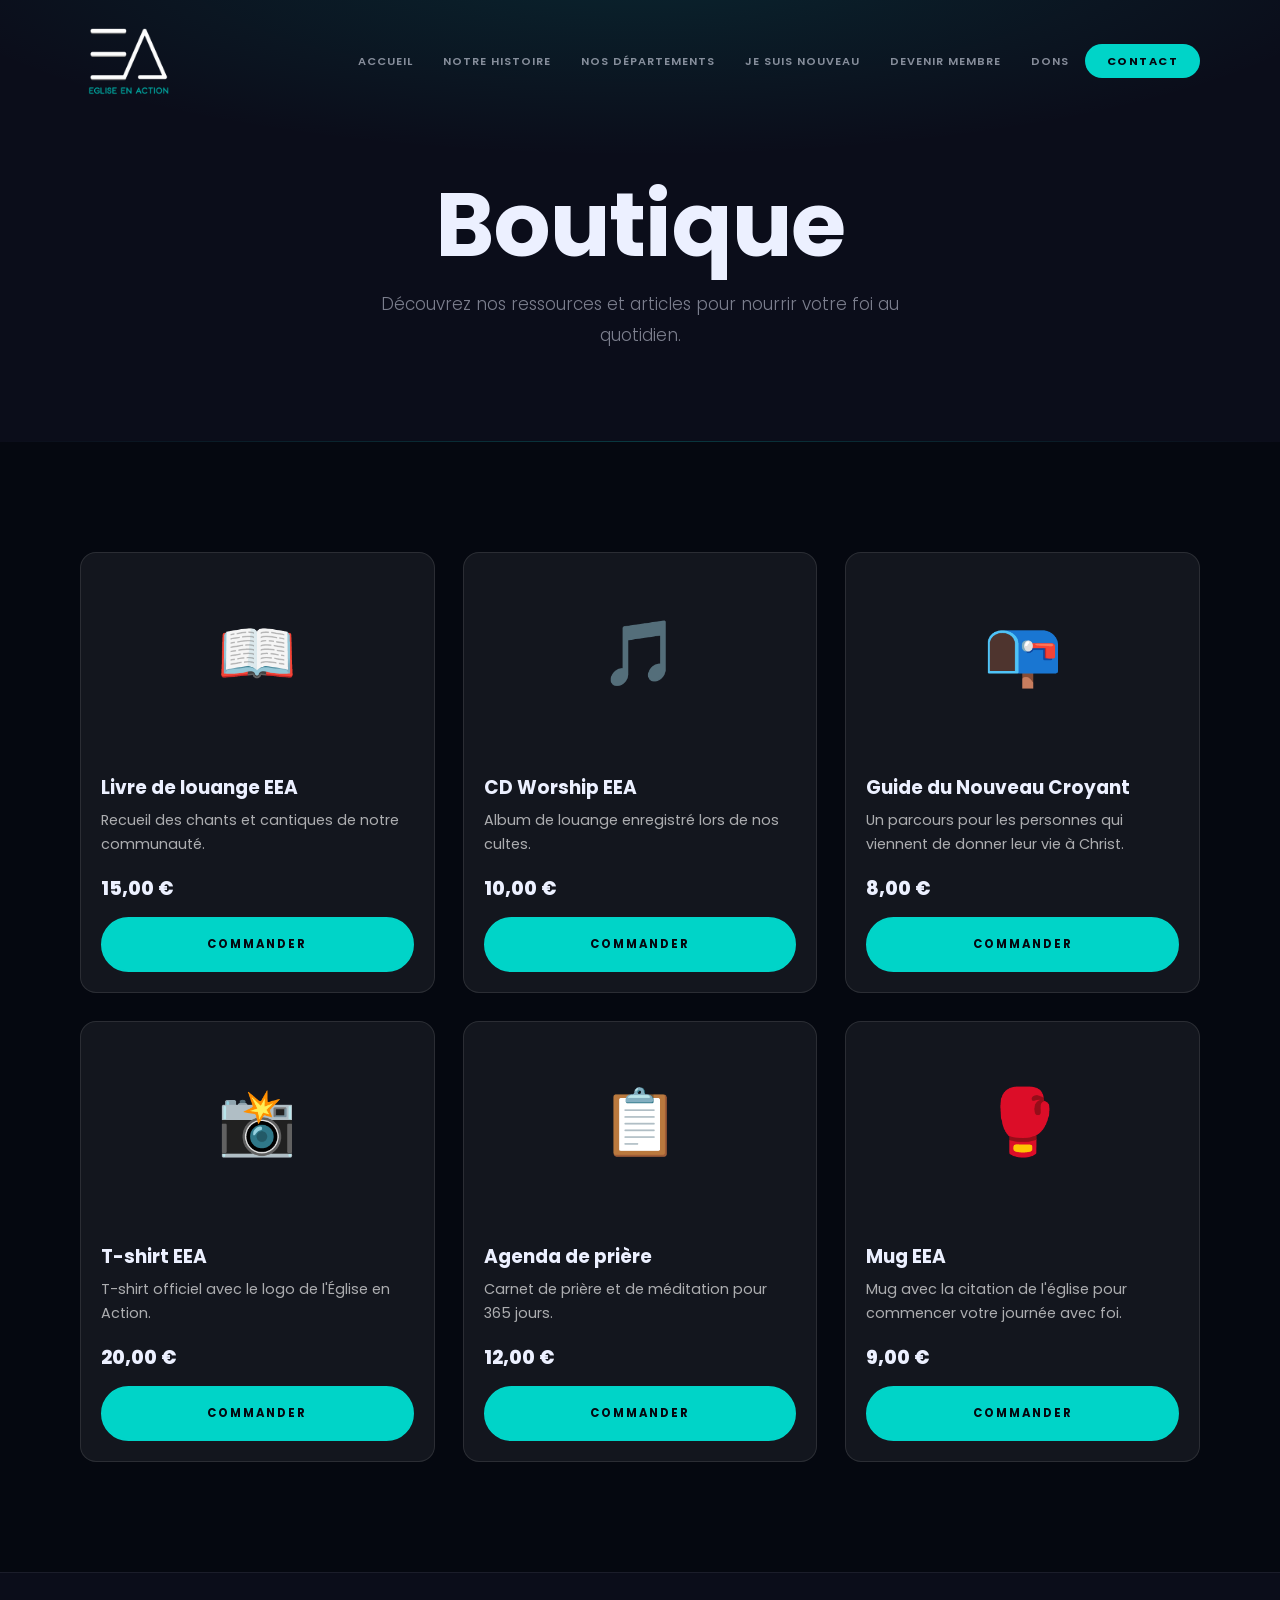
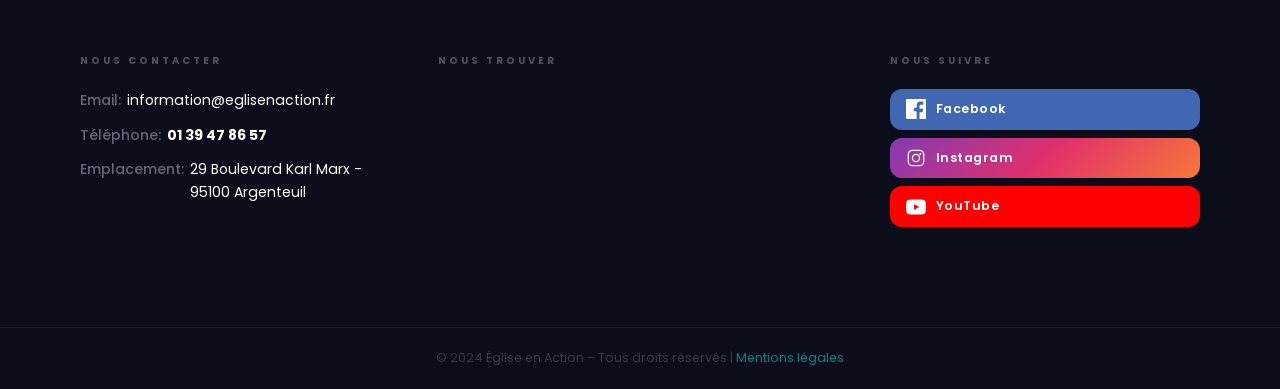
<file: boutique.html>
<!DOCTYPE html>
<html lang="fr">
<head>
  <meta charset="UTF-8">
  <meta name="viewport" content="width=device-width, initial-scale=1.0">
  <title>Boutique – Église en Action</title>
  <link rel="stylesheet" href="style.css">
  <link rel="preconnect" href="https://fonts.googleapis.com">
  <link href="https://fonts.googleapis.com/css2?family=Poppins:wght@300;400;500;600;700;800;900&display=swap" rel="stylesheet">
  <style>
    .products-grid {
      display: grid;
      grid-template-columns: repeat(3, 1fr);
      gap: 28px;
    }
    .product-card {
      background: rgba(255,255,255,0.06);
      border: 1px solid rgba(255,255,255,0.1);
      border-radius: 16px;
      overflow: hidden;
      transition: all 0.3s;
    }
    .product-card:hover {
      transform: translateY(-4px);
      border-color: var(--color-primary);
    }
    .product-img {
      height: 200px;
      background: linear-gradient(135deg, var(--color-secondary), var(--color-primary));
      display: flex;
      align-items: center;
      justify-content: center;
      font-size: 4rem;
    }
    .product-info {
      padding: 20px;
    }
    .product-info h3 {
      font-family: var(--font-logo);
      font-weight: 700;
      margin-bottom: 6px;
    }
    .product-info p {
      color: rgba(255,255,255,0.65);
      font-size: 0.9rem;
      margin-bottom: 16px;
    }
    .product-price {
      color: var(--color-primary);
      font-family: var(--font-logo);
      font-weight: 800;
      font-size: 1.2rem;
      margin-bottom: 12px;
    }
    @media (max-width: 768px) {
      .products-grid { grid-template-columns: 1fr 1fr; }
    }
    @media (max-width: 480px) {
      .products-grid { grid-template-columns: 1fr; }
    }
  </style>
</head>
<body>

  <header id="site-header"></header>

  <section class="page-hero">
    <div class="container">
      <h1>Boutique</h1>
      <p>Découvrez nos ressources et articles pour nourrir votre foi au quotidien.</p>
    </div>
  </section>

  <section class="section section-dark">
    <div class="container">
      <div class="products-grid">
        <div class="product-card">
          <div class="product-img">&#128214;</div>
          <div class="product-info">
            <h3>Livre de louange EEA</h3>
            <p>Recueil des chants et cantiques de notre communauté.</p>
            <div class="product-price">15,00 €</div>
            <a href="contact.html" class="btn btn-primary" style="display:block;text-align:center;">Commander</a>
          </div>
        </div>
        <div class="product-card">
          <div class="product-img">&#127925;</div>
          <div class="product-info">
            <h3>CD Worship EEA</h3>
            <p>Album de louange enregistré lors de nos cultes.</p>
            <div class="product-price">10,00 €</div>
            <a href="contact.html" class="btn btn-primary" style="display:block;text-align:center;">Commander</a>
          </div>
        </div>
        <div class="product-card">
          <div class="product-img">&#128237;</div>
          <div class="product-info">
            <h3>Guide du Nouveau Croyant</h3>
            <p>Un parcours pour les personnes qui viennent de donner leur vie à Christ.</p>
            <div class="product-price">8,00 €</div>
            <a href="contact.html" class="btn btn-primary" style="display:block;text-align:center;">Commander</a>
          </div>
        </div>
        <div class="product-card">
          <div class="product-img">&#128248;</div>
          <div class="product-info">
            <h3>T-shirt EEA</h3>
            <p>T-shirt officiel avec le logo de l'Église en Action.</p>
            <div class="product-price">20,00 €</div>
            <a href="contact.html" class="btn btn-primary" style="display:block;text-align:center;">Commander</a>
          </div>
        </div>
        <div class="product-card">
          <div class="product-img">&#128203;</div>
          <div class="product-info">
            <h3>Agenda de prière</h3>
            <p>Carnet de prière et de méditation pour 365 jours.</p>
            <div class="product-price">12,00 €</div>
            <a href="contact.html" class="btn btn-primary" style="display:block;text-align:center;">Commander</a>
          </div>
        </div>
        <div class="product-card">
          <div class="product-img">&#129354;</div>
          <div class="product-info">
            <h3>Mug EEA</h3>
            <p>Mug avec la citation de l'église pour commencer votre journée avec foi.</p>
            <div class="product-price">9,00 €</div>
            <a href="contact.html" class="btn btn-primary" style="display:block;text-align:center;">Commander</a>
          </div>
        </div>
      </div>
    </div>
  </section>

  <footer id="site-footer"></footer>

  <script src="components.js"></script>
  <script src="script.js"></script>
</body>
</html>
</file>
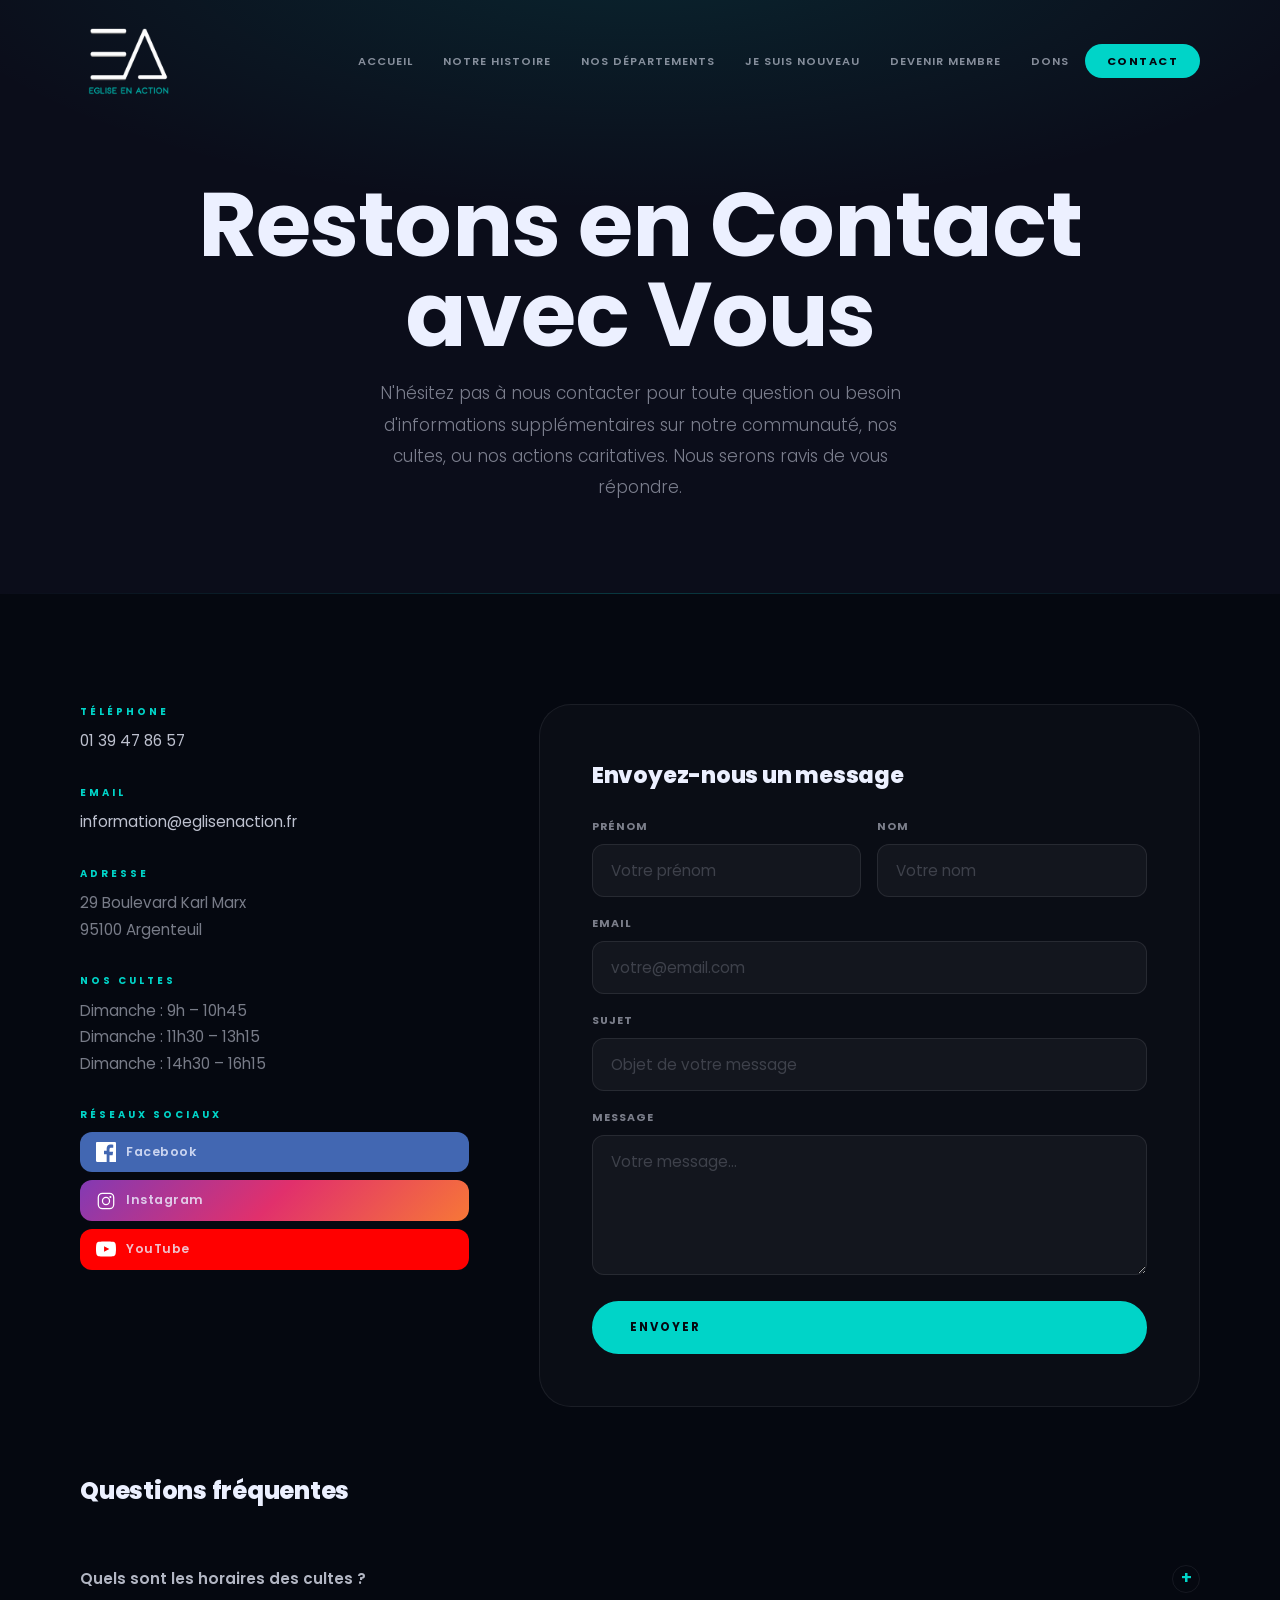
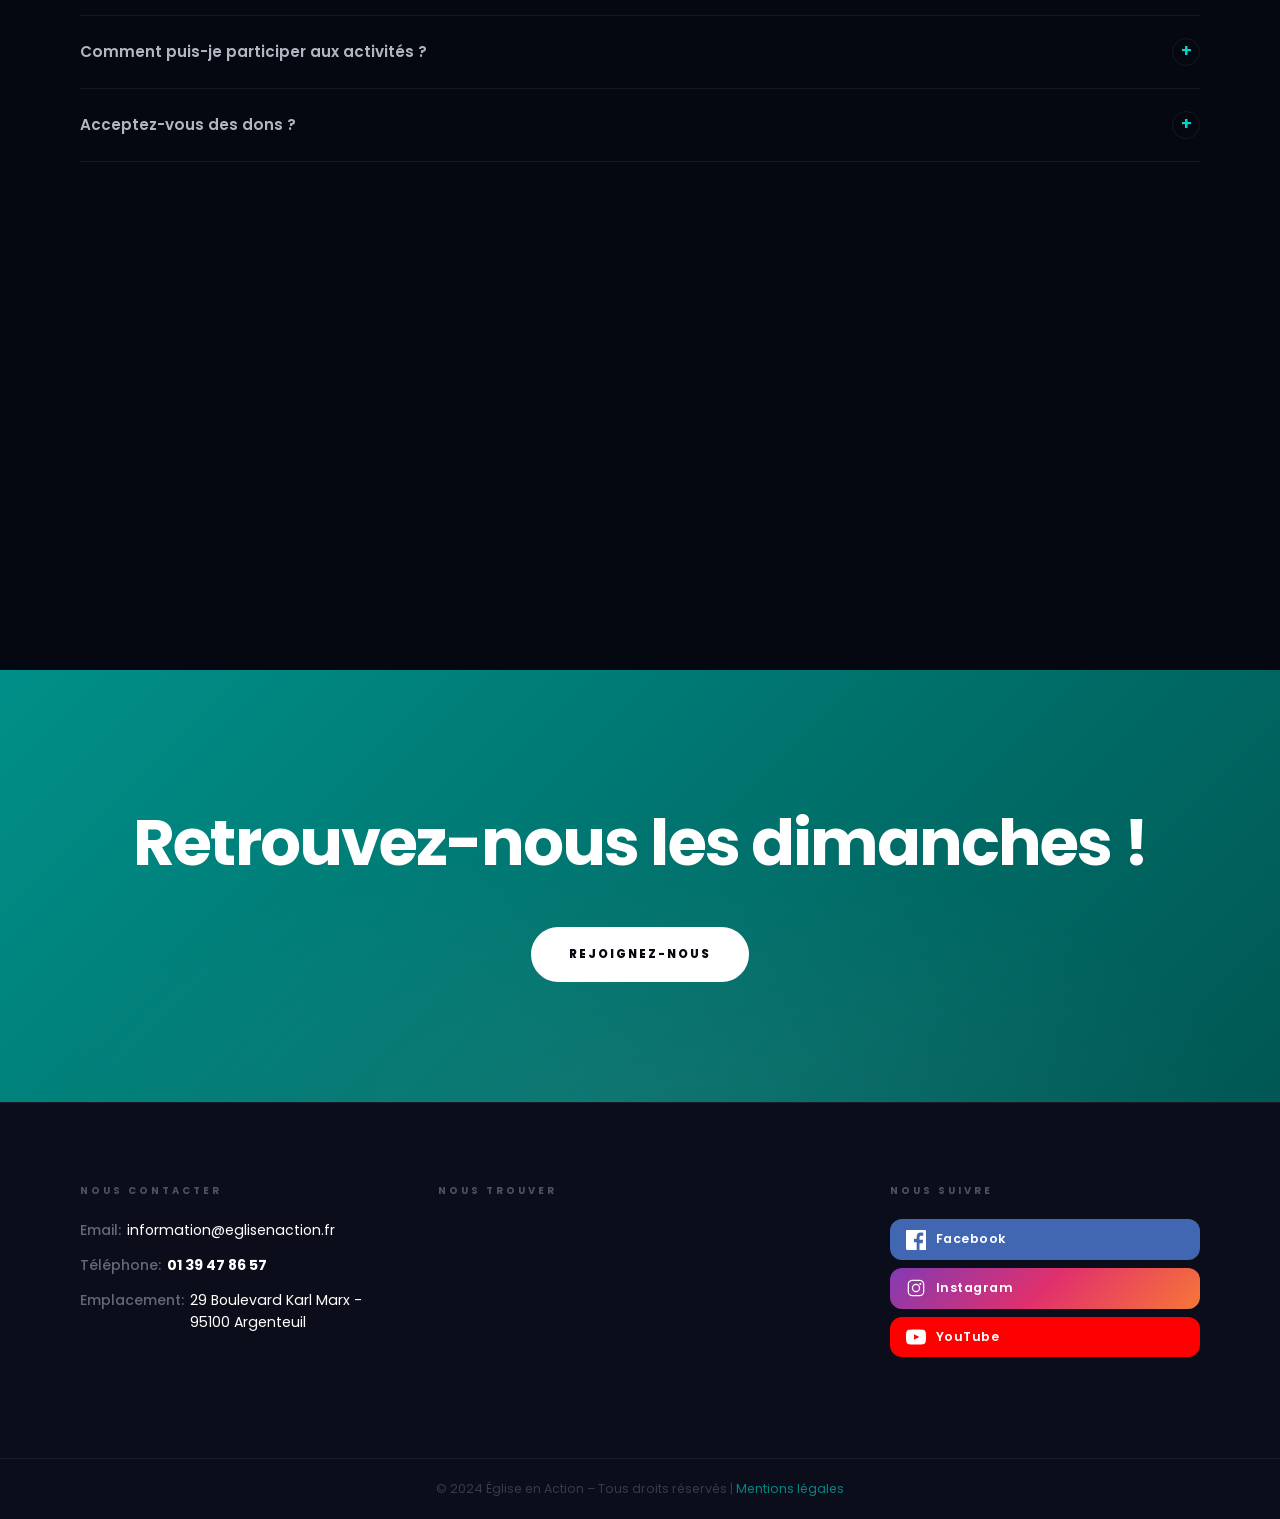
<file: contact.html>
<!DOCTYPE html>
<html lang="fr">
<head>
  <meta charset="UTF-8">
  <meta name="viewport" content="width=device-width, initial-scale=1.0">
  <title>Contact – Église en Action</title>
  <link rel="stylesheet" href="style.css">
  <link rel="preconnect" href="https://fonts.googleapis.com">
  <link href="https://fonts.googleapis.com/css2?family=Poppins:wght@300;400;500;600;700;800;900&display=swap" rel="stylesheet">
</head>
<body>

  <header id="site-header"></header>

  <section class="page-hero">
    <div class="container">
      <h1>Restons en Contact avec Vous</h1>
      <p>N'hésitez pas à nous contacter pour toute question ou besoin d'informations supplémentaires sur notre communauté, nos cultes, ou nos actions caritatives. Nous serons ravis de vous répondre.</p>
    </div>
  </section>

  <section class="section section-dark">
    <div class="container">
      <div class="contact-layout">

        <!-- INFOS -->
        <div>
          <div class="contact-info-block">
            <h3>Téléphone</h3>
            <p><a href="tel:0139478657">01 39 47 86 57</a></p>
          </div>
          <div class="contact-info-block">
            <h3>Email</h3>
            <p><a href="mailto:information@eglisenaction.fr">information@eglisenaction.fr</a></p>
          </div>
          <div class="contact-info-block">
            <h3>Adresse</h3>
            <p>29 Boulevard Karl Marx<br>95100 Argenteuil</p>
          </div>
          <div class="contact-info-block">
            <h3>Nos cultes</h3>
            <p>Dimanche : 9h – 10h45<br>Dimanche : 11h30 – 13h15<br>Dimanche : 14h30 – 16h15</p>
          </div>
          <div class="contact-info-block">
            <h3>Réseaux sociaux</h3>
            <div class="social-links" style="margin-top:0.5rem;">
              <a href="https://www.facebook.com/add.argenteuil" target="_blank" class="social-btn facebook"><svg xmlns="http://www.w3.org/2000/svg" fill="white" viewBox="0 0 24 24" width="20" height="20"><path d="M22.7 0H1.3C.6 0 0 .6 0 1.3v21.3C0 23.4.6 24 1.3 24h11.5v-9.3H9.6V10.6h3.2V8c0-3.2 1.9-5 4.7-5 1.4 0 2.8.2 3.2.3v3.7h-2.3c-1.8 0-2.2.8-2.2 2.1v2.6h4.3l-.6 4.2h-3.7V24h7.2c.8 0 1.3-.6 1.3-1.3V1.3C24 .6 23.4 0 22.7 0z"/></svg> Facebook</a>
              <a href="https://www.instagram.com/eglisenaction/" target="_blank" class="social-btn instagram"><svg xmlns="http://www.w3.org/2000/svg" fill="white" viewBox="0 0 24 24" width="20" height="20"><path d="M7.75 2h8.5A5.75 5.75 0 0 1 22 7.75v8.5A5.75 5.75 0 0 1 16.25 22h-8.5A5.75 5.75 0 0 1 2 16.25v-8.5A5.75 5.75 0 0 1 7.75 2zm0 1.5A4.25 4.25 0 0 0 3.5 7.75v8.5A4.25 4.25 0 0 0 7.75 20.5h8.5A4.25 4.25 0 0 0 20.5 16.25v-8.5A4.25 4.25 0 0 0 16.25 3.5h-8.5zM12 7a5 5 0 1 1 0 10 5 5 0 0 1 0-10zm0 1.5a3.5 3.5 0 1 0 0 7 3.5 3.5 0 0 0 0-7zm5.25-2.5a1.25 1.25 0 1 1 0 2.5 1.25 1.25 0 0 1 0-2.5z"/></svg> Instagram</a>
              <a href="https://www.youtube.com/@eea-egliseenactionargenteu2423" target="_blank" class="social-btn youtube"><svg xmlns="http://www.w3.org/2000/svg" fill="white" viewBox="0 0 24 24" width="20" height="20"><path d="M23.5 6.1c-.3-1.4-1.4-2.5-2.8-2.7C18.3 3 12 3 12 3s-6.3 0-8.7.4c-1.4.2-2.5 1.3-2.8 2.7C0 8.5 0 12 0 12s0 3.5.5 5.9c.3 1.4 1.4 2.5 2.8 2.7 2.4.4 8.7.4 8.7.4s6.3 0 8.7-.4c1.4-.2 2.5-1.3 2.8-2.7.5-2.4.5-5.9.5-5.9s0-3.5-.5-5.9zM9.7 15.4v-6.8l6.3 3.4-6.3 3.4z"/></svg> YouTube</a>
            </div>
          </div>
        </div>

        <!-- FORMULAIRE -->
        <div class="contact-form-box">
          <h2 style="font-family:var(--font-serif);font-weight:800;margin-bottom:1.5rem;font-size:1.4rem;">Envoyez-nous un message</h2>
          <form>
            <div class="form-row">
              <div class="form-group">
                <label>Prénom</label>
                <input type="text" placeholder="Votre prénom">
              </div>
              <div class="form-group">
                <label>Nom</label>
                <input type="text" placeholder="Votre nom">
              </div>
            </div>
            <div class="form-group">
              <label>Email</label>
              <input type="email" placeholder="votre@email.com">
            </div>
            <div class="form-group">
              <label>Sujet</label>
              <input type="text" placeholder="Objet de votre message">
            </div>
            <div class="form-group">
              <label>Message</label>
              <textarea placeholder="Votre message..."></textarea>
            </div>
            <button type="submit" class="btn btn-primary" style="width:100%;">Envoyer</button>
          </form>
        </div>
      </div>

      <!-- FAQ -->
      <div class="faq" style="margin-top:4rem;">
        <h2 style="font-family:var(--font-serif);font-weight:800;margin-bottom:2rem;">Questions fréquentes</h2>
        <div class="faq-item">
          <div class="faq-question">Quels sont les horaires des cultes ? <span class="faq-icon">+</span></div>
          <div class="faq-answer">Nous avons des cultes chaque semaine à des horaires flexibles : 9h, 11h30 et 14h30. Cela permet à chacun de trouver un moment pour se rapprocher de Dieu selon ses disponibilités.</div>
        </div>
        <div class="faq-item">
          <div class="faq-question">Comment puis-je participer aux activités ? <span class="faq-icon">+</span></div>
          <div class="faq-answer">Vous pouvez vous inscrire à nos activités communautaires via notre site internet ou en nous contactant directement. Nous serions ravis de vous accueillir et de partager des moments enrichissants avec vous.</div>
        </div>
        <div class="faq-item">
          <div class="faq-question">Acceptez-vous des dons ? <span class="faq-icon">+</span></div>
          <div class="faq-answer">Oui, nous encourageons les dons pour soutenir nos actions caritatives et le développement de notre communauté. Chaque contribution, quelle qu'elle soit, aide à faire une différence significative.</div>
        </div>
      </div>

      <!-- CARTE -->
      <div style="margin-top:3rem;border-radius:16px;overflow:hidden;height:350px;">
        <iframe
          src="https://www.google.com/maps/embed?pb=!1m18!1m12!1m3!1d2621.7!2d2.2538!3d48.9536!2m3!1f0!2f0!3f0!3m2!1i1024!2i768!4f13.1!3m3!1m2!1s0x47e66ef0000!2s29+Bd+Karl+Marx%2C+95100+Argenteuil!5e0!3m2!1sfr!2sfr"
          width="100%" height="350" style="border:0;" allowfullscreen="" loading="lazy"
          title="Localisation Église en Action"></iframe>
      </div>
    </div>
  </section>

  <!-- CTA -->
  <section class="section-cta">
    <div class="container text-center">
      <h2>Retrouvez-nous les dimanches !</h2>
      <a href="inscription-en-ligne.html" class="btn btn-white">Rejoignez-nous</a>
    </div>
  </section>

  <footer id="site-footer"></footer>

  <script src="components.js"></script>
  <script src="script.js"></script>
</body>
</html>
</file>
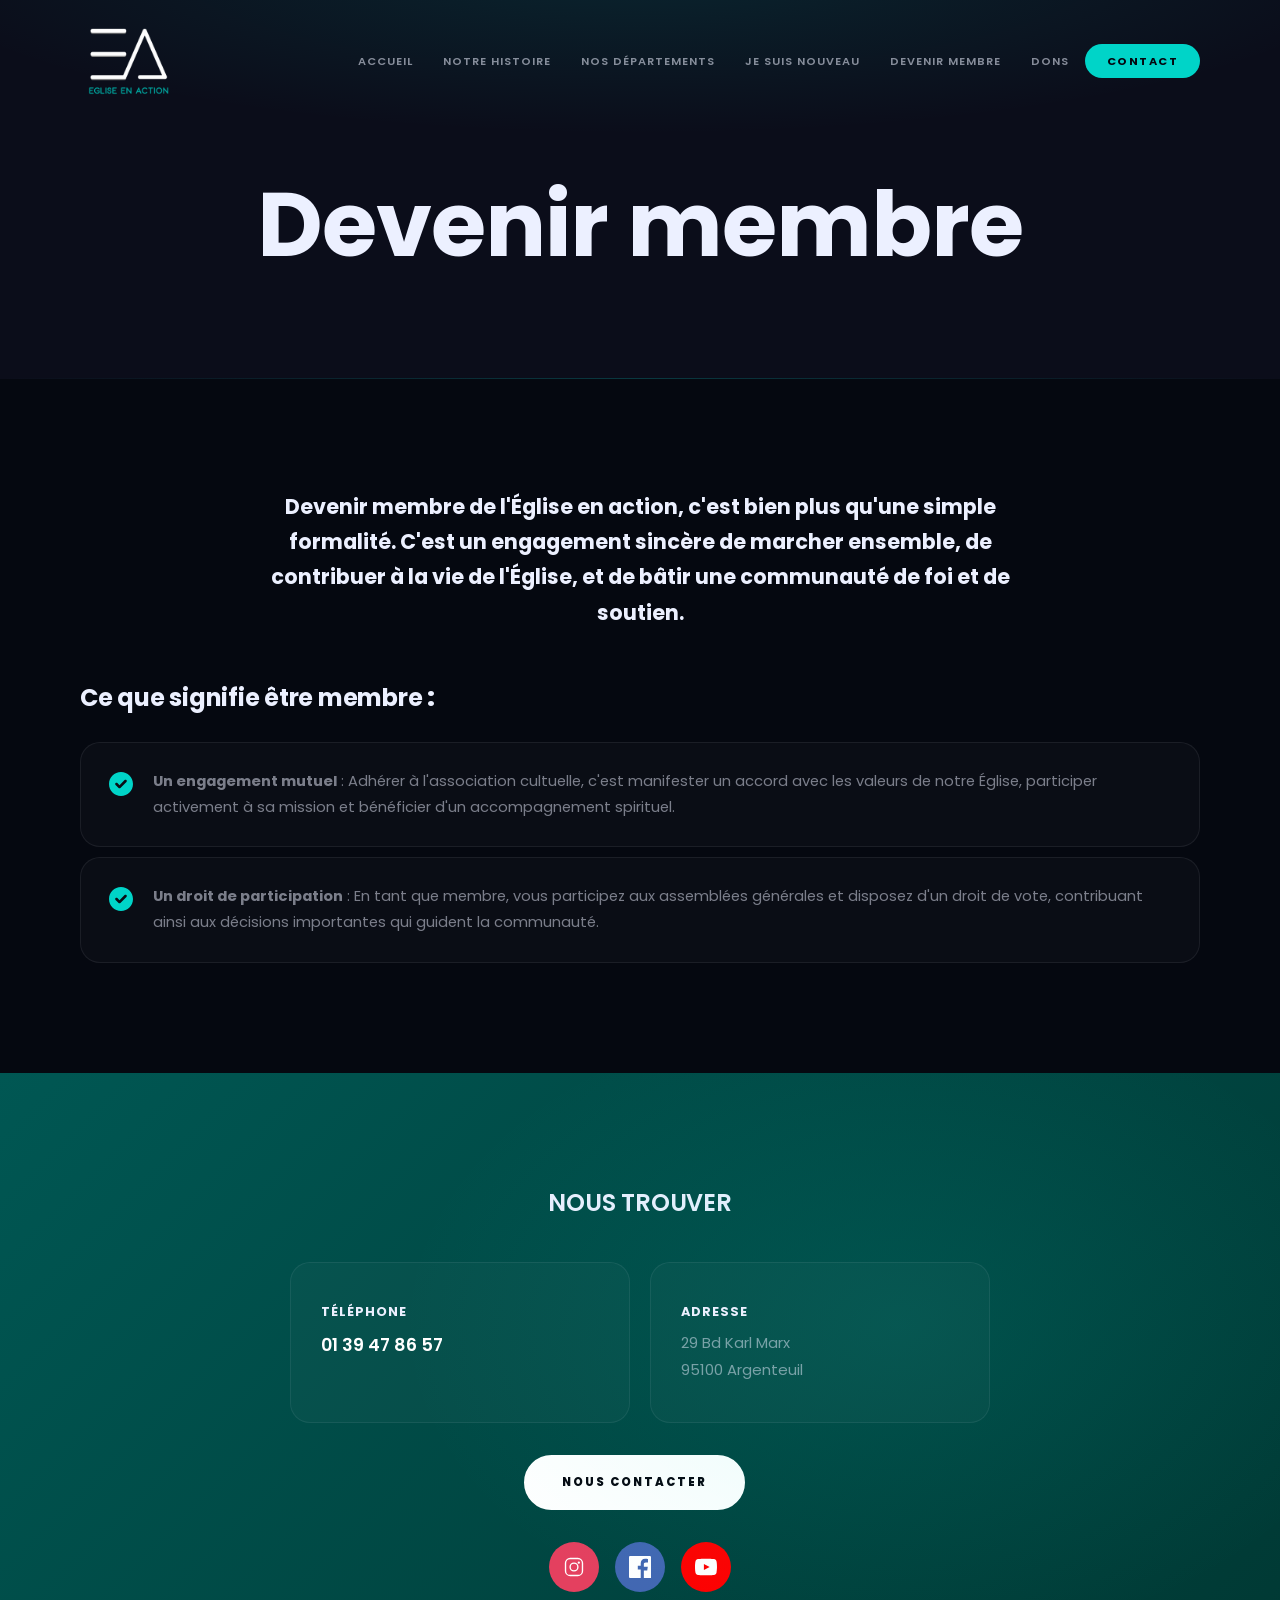
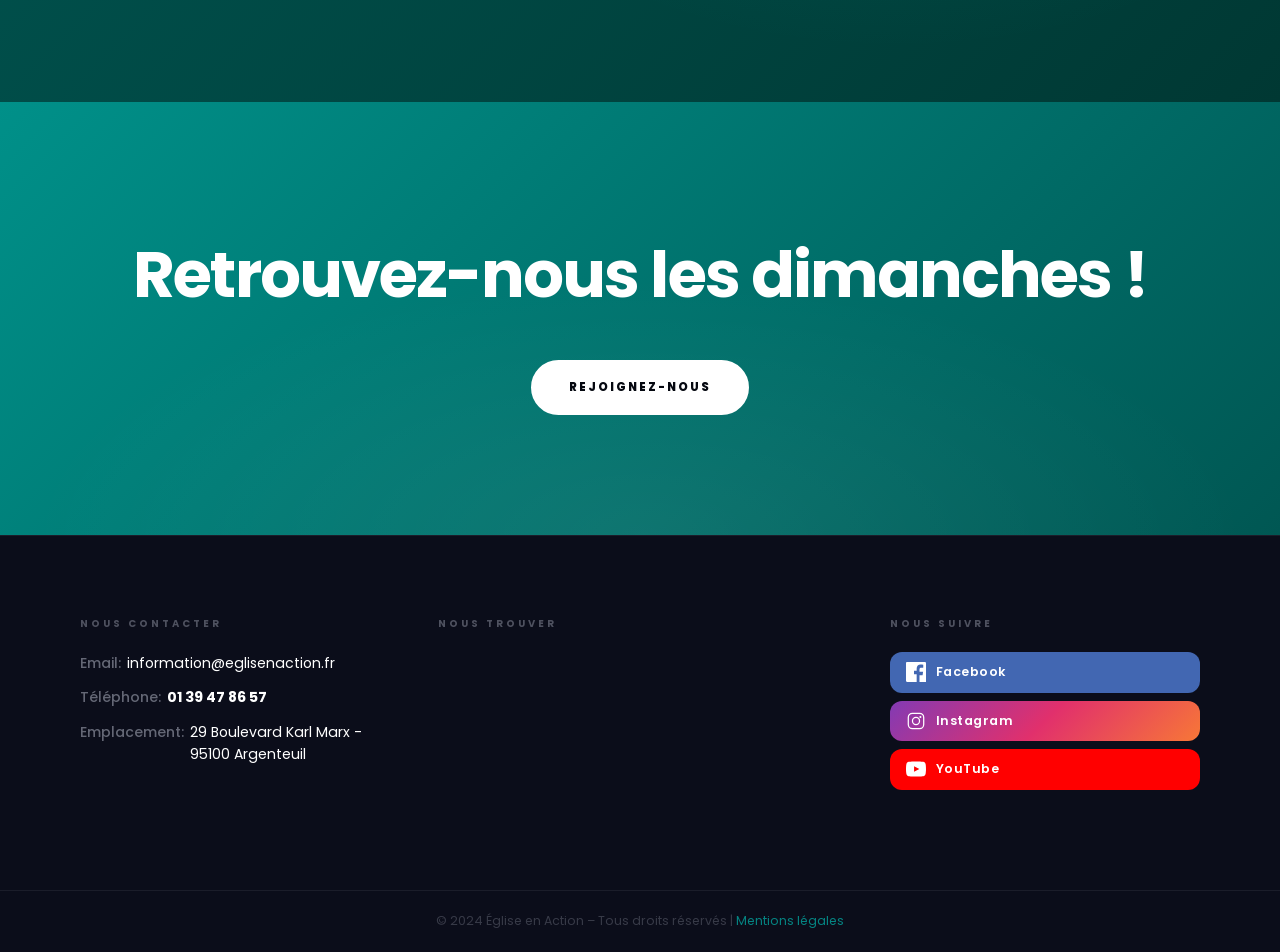
<file: devenir-membre.html>
<!DOCTYPE html>
<html lang="fr">
<head>
  <meta charset="UTF-8">
  <meta name="viewport" content="width=device-width, initial-scale=1.0">
  <title>Devenir membre – Église en Action</title>
  <link rel="stylesheet" href="style.css">
  <link rel="preconnect" href="https://fonts.googleapis.com">
  <link href="https://fonts.googleapis.com/css2?family=Poppins:wght@300;400;500;600;700;800;900&display=swap" rel="stylesheet">
</head>
<body>

  <header id="site-header"></header>

  <section class="page-hero">
    <div class="container">
      <h1>Devenir membre</h1>
    </div>
  </section>

  <section class="section section-dark">
    <div class="container">
      <h3 style="font-family:var(--font-serif);font-weight:700;font-size:1.3rem;line-height:1.7;text-align:center;max-width:780px;margin:0 auto 3rem;">
        <strong>Devenir membre de l'Église en action</strong>, c'est bien plus qu'une simple formalité. C'est un engagement sincère de marcher ensemble, de contribuer à la vie de l'Église, et de bâtir une communauté de foi et de soutien.
      </h3>

      <h2 style="font-family:var(--font-serif);font-weight:800;margin-bottom:1.5rem;"><strong>Ce que signifie être membre</strong> :</h2>

      <div class="checklist">
        <div class="check-item">
          <div class="check-icon">
            <svg xmlns="http://www.w3.org/2000/svg" viewBox="0 0 512 512" fill="currentColor"><path d="M0 256C0 114.6 114.6 0 256 0C397.4 0 512 114.6 512 256C512 397.4 397.4 512 256 512C114.6 512 0 397.4 0 256zM371.8 211.8C382.7 200.9 382.7 183.1 371.8 172.2C360.9 161.3 343.1 161.3 332.2 172.2L224 280.4L179.8 236.2C168.9 225.3 151.1 225.3 140.2 236.2C129.3 247.1 129.3 264.9 140.2 275.8L204.2 339.8C215.1 350.7 232.9 350.7 243.8 339.8L371.8 211.8z"/></svg>
          </div>
          <div>
            <p><strong>Un engagement mutuel</strong> : Adhérer à l'association cultuelle, c'est manifester un accord avec les valeurs de notre Église, participer activement à sa mission et bénéficier d'un accompagnement spirituel.</p>
          </div>
        </div>

        <div class="check-item">
          <div class="check-icon">
            <svg xmlns="http://www.w3.org/2000/svg" viewBox="0 0 512 512" fill="currentColor"><path d="M0 256C0 114.6 114.6 0 256 0C397.4 0 512 114.6 512 256C512 397.4 397.4 512 256 512C114.6 512 0 397.4 0 256zM371.8 211.8C382.7 200.9 382.7 183.1 371.8 172.2C360.9 161.3 343.1 161.3 332.2 172.2L224 280.4L179.8 236.2C168.9 225.3 151.1 225.3 140.2 236.2C129.3 247.1 129.3 264.9 140.2 275.8L204.2 339.8C215.1 350.7 232.9 350.7 243.8 339.8L371.8 211.8z"/></svg>
          </div>
          <div>
            <p><strong>Un droit de participation</strong> : En tant que membre, vous participez aux assemblées générales et disposez d'un droit de vote, contribuant ainsi aux décisions importantes qui guident la communauté.</p>
          </div>
        </div>
      </div>
    </div>
  </section>

  <!-- NOUS TROUVER -->
  <section class="section section-teal">
    <div class="container">
      <h2 class="text-center" style="margin-bottom:2.5rem;">NOUS TROUVER</h2>
      <div class="cards-grid" style="grid-template-columns:1fr 1fr;max-width:700px;margin:0 auto;">
        <div class="card" style="text-align:left;">
          <h3 style="color:var(--color-primary);font-size:0.8rem;letter-spacing:1px;text-transform:uppercase;margin-bottom:8px;">TÉLÉPHONE</h3>
          <p><a href="tel:0139478657" style="color:white;font-size:1.1rem;font-weight:600;">01 39 47 86 57</a></p>
        </div>
        <div class="card" style="text-align:left;">
          <h3 style="color:var(--color-primary);font-size:0.8rem;letter-spacing:1px;text-transform:uppercase;margin-bottom:8px;">ADRESSE</h3>
          <p>29 Bd Karl Marx<br>95100 Argenteuil</p>
        </div>
      </div>

      <div style="text-align:center;margin-top:2rem;">
        <a href="contact.html" class="btn btn-white" style="margin-right:12px;">Nous contacter</a>
      </div>

      <div style="display:flex;gap:16px;justify-content:center;margin-top:2rem;">
        <a href="https://www.instagram.com/eglisenaction/" target="_blank" style="background:#E4405F;border-radius:50%;width:50px;height:50px;display:flex;align-items:center;justify-content:center;">
          <svg xmlns="http://www.w3.org/2000/svg" fill="white" viewBox="0 0 24 24" width="22" height="22"><path d="M7.75 2h8.5A5.75 5.75 0 0 1 22 7.75v8.5A5.75 5.75 0 0 1 16.25 22h-8.5A5.75 5.75 0 0 1 2 16.25v-8.5A5.75 5.75 0 0 1 7.75 2zm0 1.5A4.25 4.25 0 0 0 3.5 7.75v8.5A4.25 4.25 0 0 0 7.75 20.5h8.5A4.25 4.25 0 0 0 20.5 16.25v-8.5A4.25 4.25 0 0 0 16.25 3.5h-8.5zM12 7a5 5 0 1 1 0 10 5 5 0 0 1 0-10zm0 1.5a3.5 3.5 0 1 0 0 7 3.5 3.5 0 0 0 0-7zm5.25-2.5a1.25 1.25 0 1 1 0 2.5 1.25 1.25 0 0 1 0-2.5z"/></svg>
        </a>
        <a href="https://www.facebook.com/add.argenteuil/" target="_blank" style="background:#4267B2;border-radius:50%;width:50px;height:50px;display:flex;align-items:center;justify-content:center;">
          <svg xmlns="http://www.w3.org/2000/svg" fill="white" viewBox="0 0 24 24" width="22" height="22"><path d="M22.7 0H1.3C.6 0 0 .6 0 1.3v21.3C0 23.4.6 24 1.3 24h11.5v-9.3H9.6V10.6h3.2V8c0-3.2 1.9-5 4.7-5 1.4 0 2.8.2 3.2.3v3.7h-2.3c-1.8 0-2.2.8-2.2 2.1v2.6h4.3l-.6 4.2h-3.7V24h7.2c.8 0 1.3-.6 1.3-1.3V1.3C24 .6 23.4 0 22.7 0z"/></svg>
        </a>
        <a href="https://www.youtube.com/@eea-egliseenactionargenteu2423/" target="_blank" style="background:#FF0000;border-radius:50%;width:50px;height:50px;display:flex;align-items:center;justify-content:center;">
          <svg xmlns="http://www.w3.org/2000/svg" fill="white" viewBox="0 0 24 24" width="22" height="22"><path d="M23.5 6.1c-.3-1.4-1.4-2.5-2.8-2.7C18.3 3 12 3 12 3s-6.3 0-8.7.4c-1.4.2-2.5 1.3-2.8 2.7C0 8.5 0 12 0 12s0 3.5.5 5.9c.3 1.4 1.4 2.5 2.8 2.7 2.4.4 8.7.4 8.7.4s6.3 0 8.7-.4c1.4-.2 2.5-1.3 2.8-2.7.5-2.4.5-5.9.5-5.9s0-3.5-.5-5.9zM9.7 15.4v-6.8l6.3 3.4-6.3 3.4z"/></svg>
        </a>
      </div>
    </div>
  </section>

  <!-- CTA -->
  <section class="section-cta">
    <div class="container text-center">
      <h2>Retrouvez-nous les dimanches !</h2>
      <a href="inscription-en-ligne.html" class="btn btn-white">Rejoignez-nous</a>
    </div>
  </section>

  <footer id="site-footer"></footer>

  <script src="components.js"></script>
  <script src="script.js"></script>
</body>
</html>
</file>
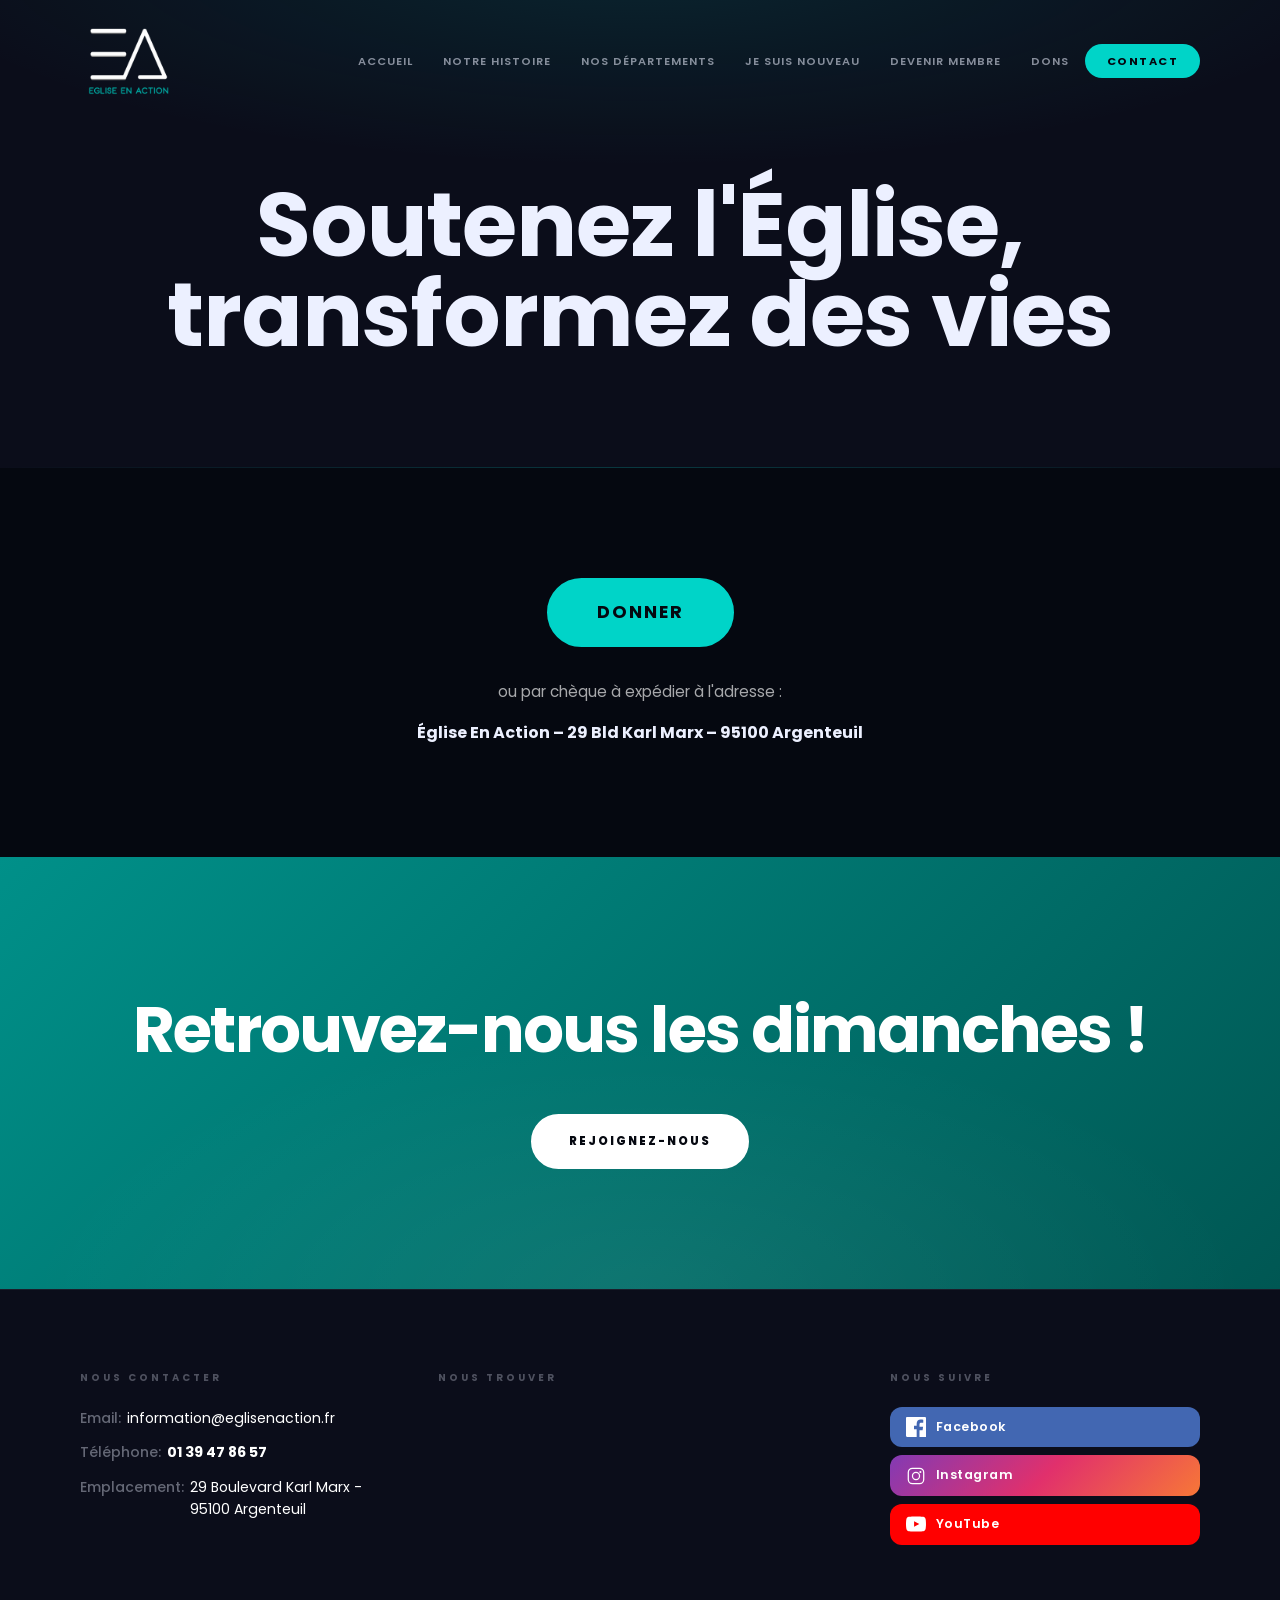
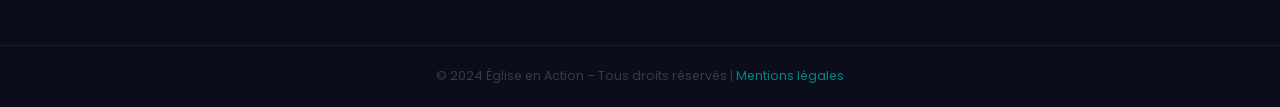
<file: don-en-ligne.html>
<!DOCTYPE html>
<html lang="fr">
<head>
  <meta charset="UTF-8">
  <meta name="viewport" content="width=device-width, initial-scale=1.0">
  <title>Dons – Église en Action</title>
  <link rel="stylesheet" href="style.css">
  <link rel="preconnect" href="https://fonts.googleapis.com">
  <link href="https://fonts.googleapis.com/css2?family=Poppins:wght@300;400;500;600;700;800;900&display=swap" rel="stylesheet">
</head>
<body>

  <header id="site-header"></header>

  <section class="page-hero">
    <div class="container">
      <h1>Soutenez l'Église, transformez des vies</h1>
    </div>
  </section>

  <section class="section section-dark">
    <div class="container">
      <div style="max-width:560px;margin:0 auto;text-align:center;">
        <a href="https://paypal.me/EgliseEnAction?country.x=FR&locale.x=fr_FR" target="_blank" rel="noopener" class="btn btn-primary" style="font-size:1.1rem;padding:18px 48px;display:inline-block;margin-bottom:2rem;">DONNER</a>

        <p style="color:rgba(255,255,255,0.65);font-size:0.95rem;margin-bottom:1rem;">ou par chèque à expédier à l'adresse :</p>
        <p style="font-weight:700;font-size:1rem;">Église En Action – 29 Bld Karl Marx – 95100 Argenteuil</p>
      </div>
    </div>
  </section>

  <!-- CTA -->
  <section class="section-cta">
    <div class="container text-center">
      <h2>Retrouvez-nous les dimanches !</h2>
      <a href="inscription-en-ligne.html" class="btn btn-white">Rejoignez-nous</a>
    </div>
  </section>

  <footer id="site-footer"></footer>

  <script src="components.js"></script>
  <script src="script.js"></script>
</body>
</html>
</file>
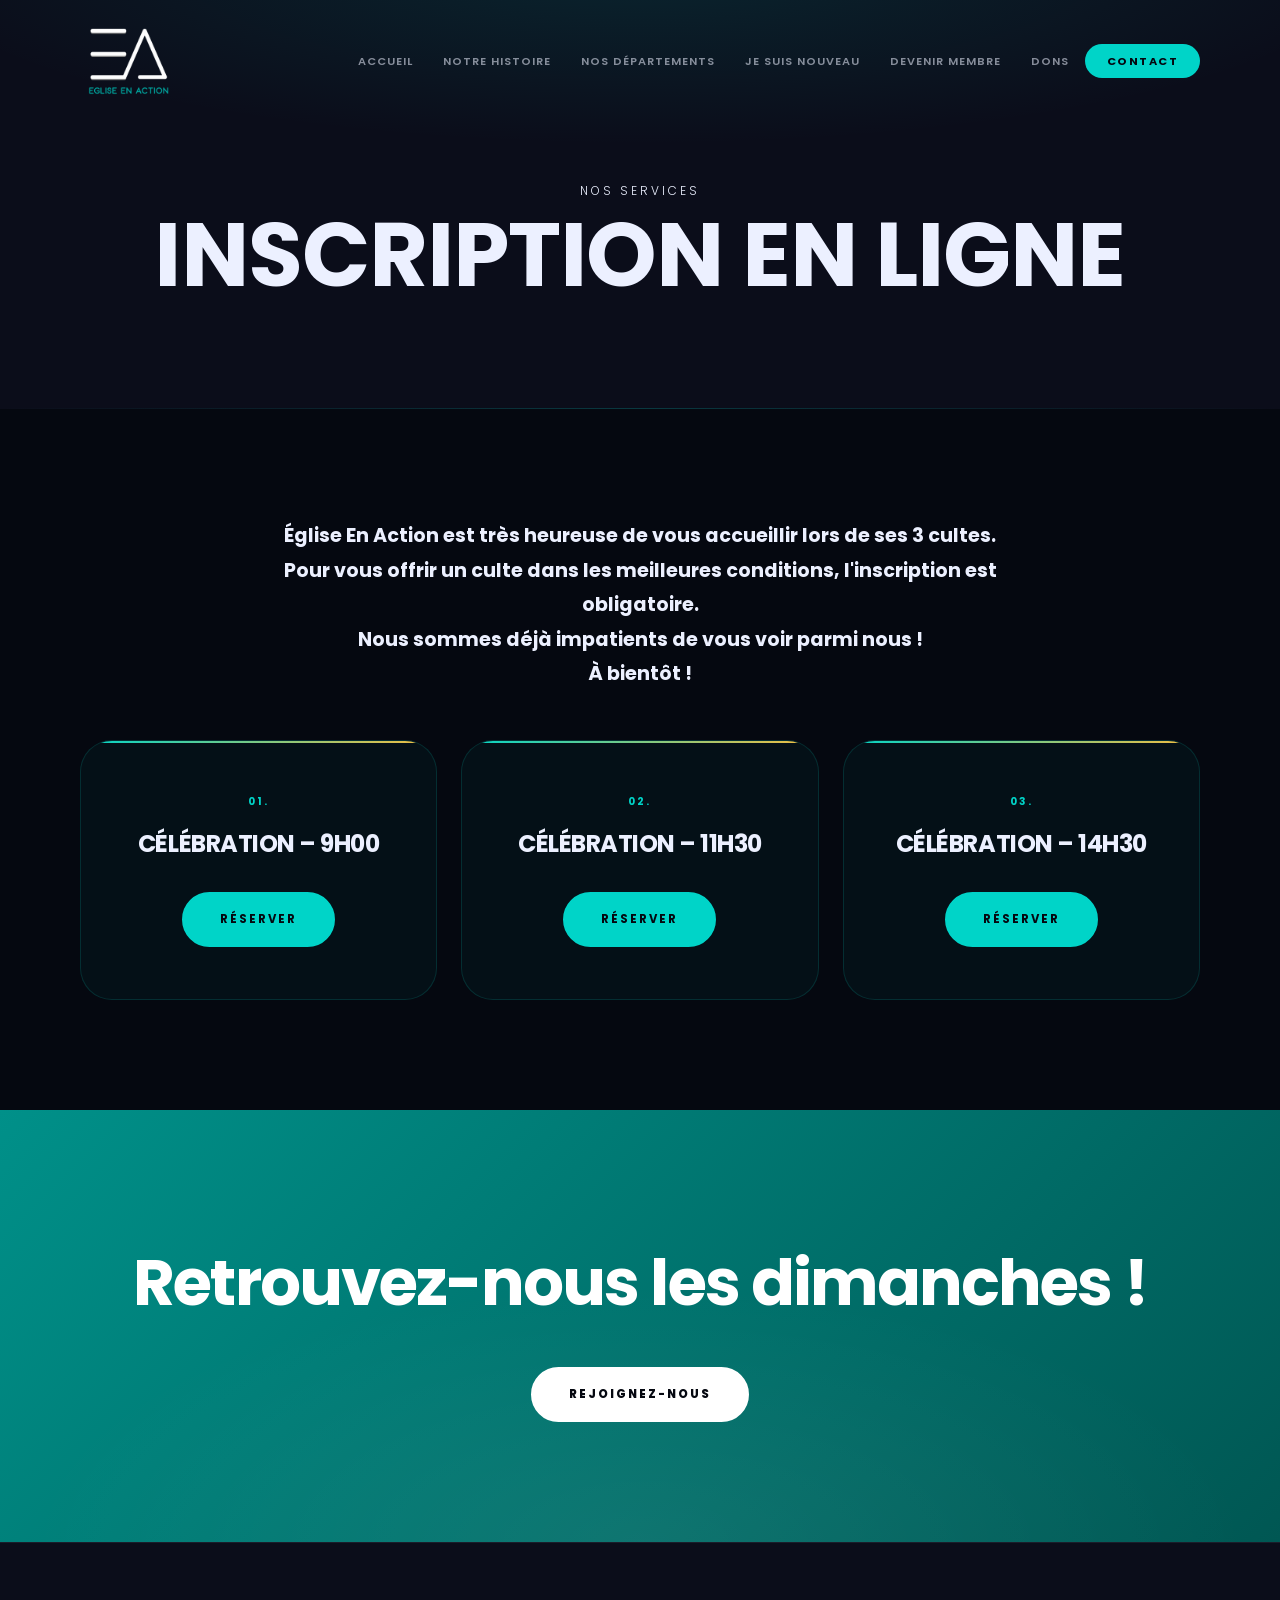
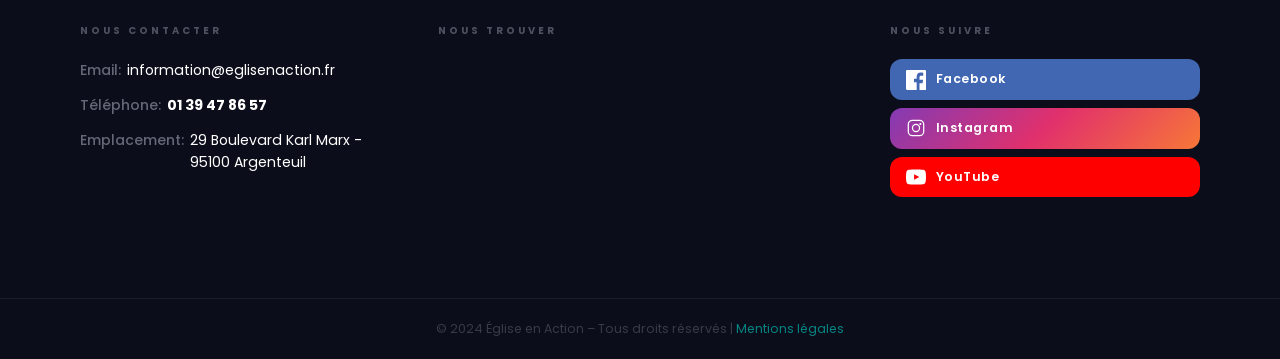
<file: inscription-en-ligne.html>
<!DOCTYPE html>
<html lang="fr">
<head>
  <meta charset="UTF-8">
  <meta name="viewport" content="width=device-width, initial-scale=1.0">
  <title>Inscription en ligne – Église en Action</title>
  <link rel="stylesheet" href="style.css">
  <link rel="preconnect" href="https://fonts.googleapis.com">
  <link href="https://fonts.googleapis.com/css2?family=Poppins:wght@300;400;500;600;700;800;900&display=swap" rel="stylesheet">
</head>
<body>

  <header id="site-header"></header>

  <section class="page-hero">
    <div class="container">
      <p style="font-family:var(--font-serif);font-size:0.75rem;letter-spacing:3px;text-transform:uppercase;color:var(--color-primary);margin-bottom:0.5rem;">NOS SERVICES</p>
      <h1>INSCRIPTION EN LIGNE</h1>
    </div>
  </section>

  <section class="section section-dark">
    <div class="container text-center">
      <h3 style="font-family:var(--font-serif);font-weight:700;font-size:1.2rem;line-height:1.8;max-width:760px;margin:0 auto 3rem;">
        Église En Action est très heureuse de vous accueillir lors de ses 3 cultes.<br>
        Pour vous offrir un culte dans les meilleures conditions, l'inscription est obligatoire.<br>
        Nous sommes déjà impatients de vous voir parmi nous !<br>
        À bientôt !
      </h3>

      <div class="services-grid">
        <div class="service-card">
          <p class="service-num">01.</p>
          <h3>CÉLÉBRATION – 9H00</h3>
          <a href="https://bit.ly/3uvBFdd" target="_blank" rel="noopener" class="btn btn-primary">RÉSERVER</a>
        </div>
        <div class="service-card">
          <p class="service-num">02.</p>
          <h3>CÉLÉBRATION – 11H30</h3>
          <a href="https://bit.ly/46h12wI" target="_blank" rel="noopener" class="btn btn-primary">RÉSERVER</a>
        </div>
        <div class="service-card">
          <p class="service-num">03.</p>
          <h3>CÉLÉBRATION – 14H30</h3>
          <a href="https://bit.ly/46r6fC6" target="_blank" rel="noopener" class="btn btn-primary">RÉSERVER</a>
        </div>
      </div>
    </div>
  </section>

  <!-- CTA -->
  <section class="section-cta">
    <div class="container text-center">
      <h2>Retrouvez-nous les dimanches !</h2>
      <a href="inscription-en-ligne.html" class="btn btn-white">Rejoignez-nous</a>
    </div>
  </section>

  <footer id="site-footer"></footer>

  <script src="components.js"></script>
  <script src="script.js"></script>
</body>
</html>
</file>
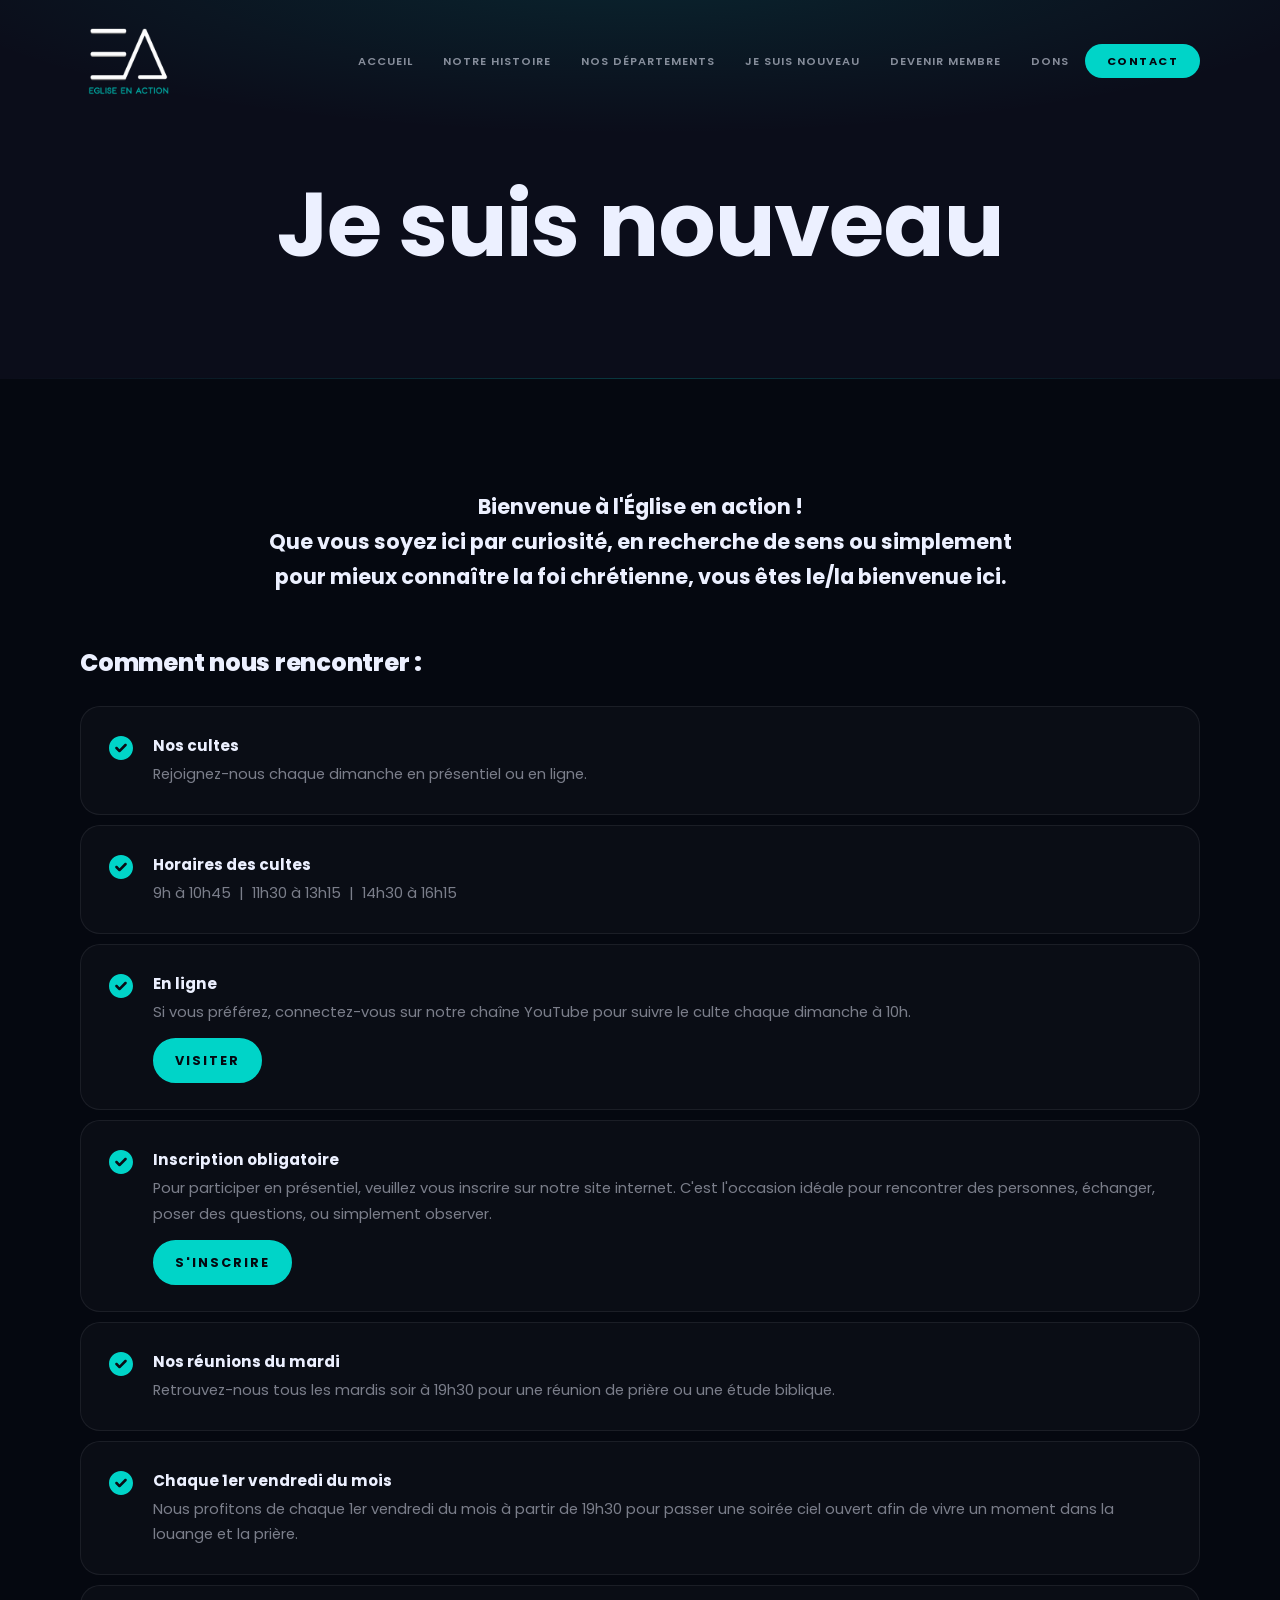
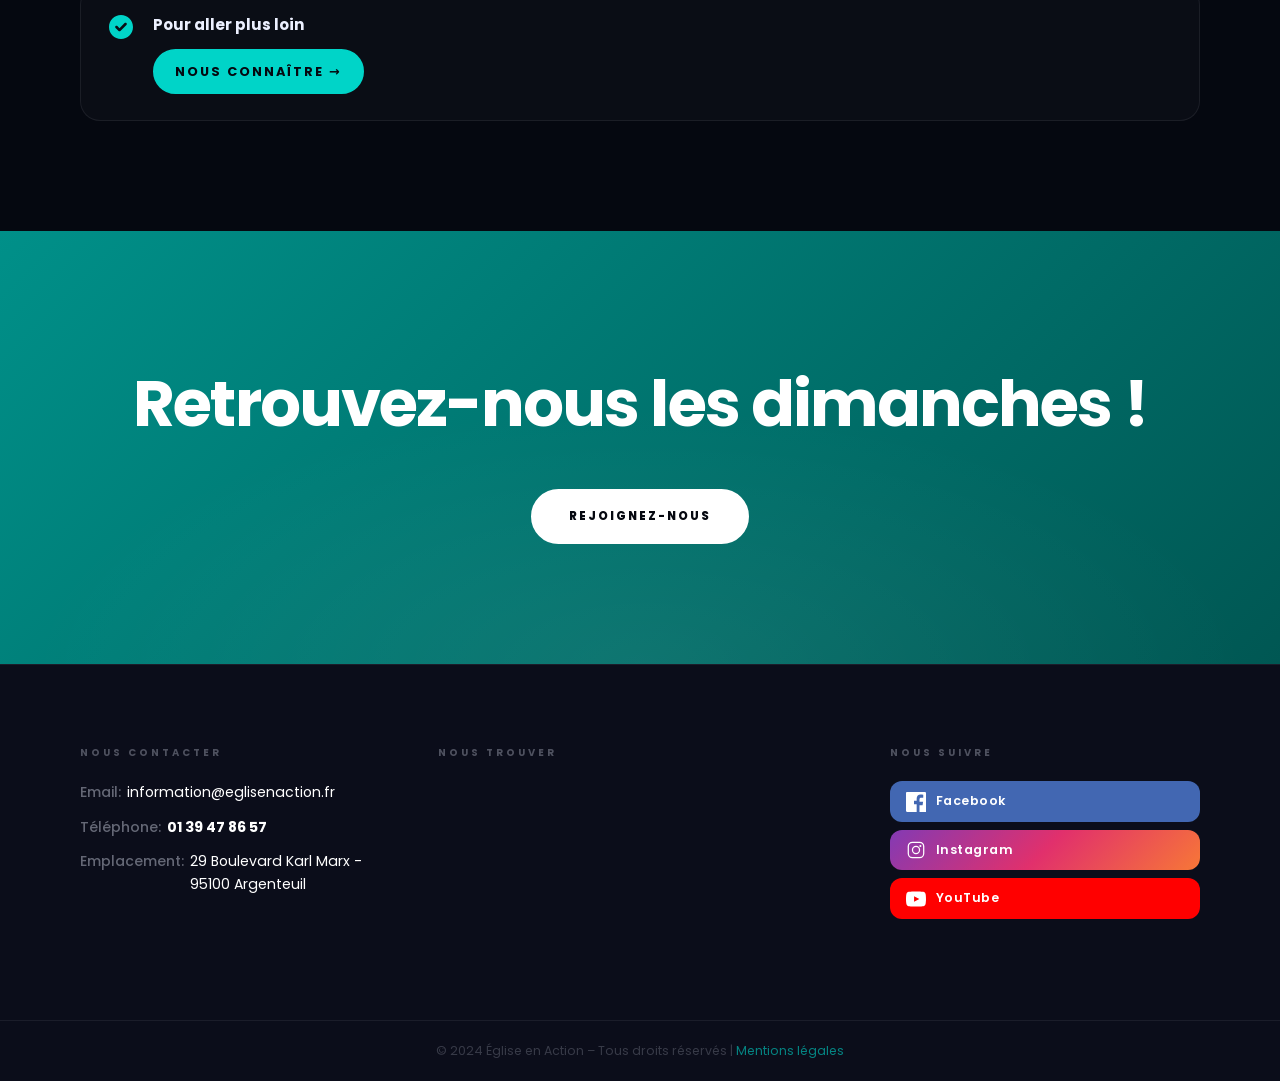
<file: je-suis-nouveau.html>
<!DOCTYPE html>
<html lang="fr">
<head>
  <meta charset="UTF-8">
  <meta name="viewport" content="width=device-width, initial-scale=1.0">
  <title>Je suis nouveau – Église en Action</title>
  <link rel="stylesheet" href="style.css">
  <link rel="preconnect" href="https://fonts.googleapis.com">
  <link href="https://fonts.googleapis.com/css2?family=Poppins:wght@300;400;500;600;700;800;900&display=swap" rel="stylesheet">
</head>
<body>

  <header id="site-header"></header>

  <section class="page-hero">
    <div class="container">
      <h1>Je suis nouveau</h1>
    </div>
  </section>

  <section class="section section-dark">
    <div class="container">
      <h3 style="font-family:var(--font-serif);font-weight:700;font-size:1.3rem;line-height:1.7;text-align:center;max-width:780px;margin:0 auto 3rem;">
        Bienvenue à l'Église en action !<br>
        Que vous soyez ici par curiosité, en recherche de sens ou simplement pour mieux connaître la foi chrétienne, vous êtes le/la bienvenue ici.
      </h3>

      <h2 style="font-family:var(--font-serif);font-weight:800;margin-bottom:1.5rem;">Comment nous rencontrer :</h2>

      <div class="checklist">
        <div class="check-item">
          <div class="check-icon">
            <svg xmlns="http://www.w3.org/2000/svg" viewBox="0 0 512 512" fill="currentColor"><path d="M0 256C0 114.6 114.6 0 256 0C397.4 0 512 114.6 512 256C512 397.4 397.4 512 256 512C114.6 512 0 397.4 0 256zM371.8 211.8C382.7 200.9 382.7 183.1 371.8 172.2C360.9 161.3 343.1 161.3 332.2 172.2L224 280.4L179.8 236.2C168.9 225.3 151.1 225.3 140.2 236.2C129.3 247.1 129.3 264.9 140.2 275.8L204.2 339.8C215.1 350.7 232.9 350.7 243.8 339.8L371.8 211.8z"/></svg>
          </div>
          <div>
            <h3>Nos cultes</h3>
            <p>Rejoignez-nous chaque dimanche en présentiel ou en ligne.</p>
          </div>
        </div>

        <div class="check-item">
          <div class="check-icon">
            <svg xmlns="http://www.w3.org/2000/svg" viewBox="0 0 512 512" fill="currentColor"><path d="M0 256C0 114.6 114.6 0 256 0C397.4 0 512 114.6 512 256C512 397.4 397.4 512 256 512C114.6 512 0 397.4 0 256zM371.8 211.8C382.7 200.9 382.7 183.1 371.8 172.2C360.9 161.3 343.1 161.3 332.2 172.2L224 280.4L179.8 236.2C168.9 225.3 151.1 225.3 140.2 236.2C129.3 247.1 129.3 264.9 140.2 275.8L204.2 339.8C215.1 350.7 232.9 350.7 243.8 339.8L371.8 211.8z"/></svg>
          </div>
          <div>
            <h3>Horaires des cultes</h3>
            <p>9h à 10h45 &nbsp;|&nbsp; 11h30 à 13h15 &nbsp;|&nbsp; 14h30 à 16h15</p>
          </div>
        </div>

        <div class="check-item">
          <div class="check-icon">
            <svg xmlns="http://www.w3.org/2000/svg" viewBox="0 0 512 512" fill="currentColor"><path d="M0 256C0 114.6 114.6 0 256 0C397.4 0 512 114.6 512 256C512 397.4 397.4 512 256 512C114.6 512 0 397.4 0 256zM371.8 211.8C382.7 200.9 382.7 183.1 371.8 172.2C360.9 161.3 343.1 161.3 332.2 172.2L224 280.4L179.8 236.2C168.9 225.3 151.1 225.3 140.2 236.2C129.3 247.1 129.3 264.9 140.2 275.8L204.2 339.8C215.1 350.7 232.9 350.7 243.8 339.8L371.8 211.8z"/></svg>
          </div>
          <div>
            <h3>En ligne</h3>
            <p>Si vous préférez, connectez-vous sur notre chaîne YouTube pour suivre le culte chaque dimanche à 10h.</p>
            <a href="https://www.youtube.com/@eea-egliseenactionargenteu2423" target="_blank" rel="noopener" class="btn btn-primary" style="margin-top:12px;display:inline-block;font-size:0.8rem;padding:10px 20px;">Visiter</a>
          </div>
        </div>

        <div class="check-item">
          <div class="check-icon">
            <svg xmlns="http://www.w3.org/2000/svg" viewBox="0 0 512 512" fill="currentColor"><path d="M0 256C0 114.6 114.6 0 256 0C397.4 0 512 114.6 512 256C512 397.4 397.4 512 256 512C114.6 512 0 397.4 0 256zM371.8 211.8C382.7 200.9 382.7 183.1 371.8 172.2C360.9 161.3 343.1 161.3 332.2 172.2L224 280.4L179.8 236.2C168.9 225.3 151.1 225.3 140.2 236.2C129.3 247.1 129.3 264.9 140.2 275.8L204.2 339.8C215.1 350.7 232.9 350.7 243.8 339.8L371.8 211.8z"/></svg>
          </div>
          <div>
            <h3>Inscription obligatoire</h3>
            <p>Pour participer en présentiel, veuillez vous inscrire sur notre site internet. C'est l'occasion idéale pour rencontrer des personnes, échanger, poser des questions, ou simplement observer.</p>
            <a href="inscription-en-ligne.html" class="btn btn-primary" style="margin-top:12px;display:inline-block;font-size:0.8rem;padding:10px 20px;">S'inscrire</a>
          </div>
        </div>

        <div class="check-item">
          <div class="check-icon">
            <svg xmlns="http://www.w3.org/2000/svg" viewBox="0 0 512 512" fill="currentColor"><path d="M0 256C0 114.6 114.6 0 256 0C397.4 0 512 114.6 512 256C512 397.4 397.4 512 256 512C114.6 512 0 397.4 0 256zM371.8 211.8C382.7 200.9 382.7 183.1 371.8 172.2C360.9 161.3 343.1 161.3 332.2 172.2L224 280.4L179.8 236.2C168.9 225.3 151.1 225.3 140.2 236.2C129.3 247.1 129.3 264.9 140.2 275.8L204.2 339.8C215.1 350.7 232.9 350.7 243.8 339.8L371.8 211.8z"/></svg>
          </div>
          <div>
            <h3>Nos réunions du mardi</h3>
            <p>Retrouvez-nous tous les mardis soir à 19h30 pour une réunion de prière ou une étude biblique.</p>
          </div>
        </div>

        <div class="check-item">
          <div class="check-icon">
            <svg xmlns="http://www.w3.org/2000/svg" viewBox="0 0 512 512" fill="currentColor"><path d="M0 256C0 114.6 114.6 0 256 0C397.4 0 512 114.6 512 256C512 397.4 397.4 512 256 512C114.6 512 0 397.4 0 256zM371.8 211.8C382.7 200.9 382.7 183.1 371.8 172.2C360.9 161.3 343.1 161.3 332.2 172.2L224 280.4L179.8 236.2C168.9 225.3 151.1 225.3 140.2 236.2C129.3 247.1 129.3 264.9 140.2 275.8L204.2 339.8C215.1 350.7 232.9 350.7 243.8 339.8L371.8 211.8z"/></svg>
          </div>
          <div>
            <h3>Chaque 1er vendredi du mois</h3>
            <p>Nous profitons de chaque 1er vendredi du mois à partir de 19h30 pour passer une soirée ciel ouvert afin de vivre un moment dans la louange et la prière.</p>
          </div>
        </div>

        <div class="check-item">
          <div class="check-icon">
            <svg xmlns="http://www.w3.org/2000/svg" viewBox="0 0 512 512" fill="currentColor"><path d="M0 256C0 114.6 114.6 0 256 0C397.4 0 512 114.6 512 256C512 397.4 397.4 512 256 512C114.6 512 0 397.4 0 256zM371.8 211.8C382.7 200.9 382.7 183.1 371.8 172.2C360.9 161.3 343.1 161.3 332.2 172.2L224 280.4L179.8 236.2C168.9 225.3 151.1 225.3 140.2 236.2C129.3 247.1 129.3 264.9 140.2 275.8L204.2 339.8C215.1 350.7 232.9 350.7 243.8 339.8L371.8 211.8z"/></svg>
          </div>
          <div>
            <h3>Pour aller plus loin</h3>
            <a href="history.html" class="btn btn-primary" style="margin-top:8px;display:inline-block;font-size:0.8rem;padding:10px 20px;">Nous connaître →</a>
          </div>
        </div>
      </div>
    </div>
  </section>

  <!-- CTA -->
  <section class="section-cta">
    <div class="container text-center">
      <h2>Retrouvez-nous les dimanches !</h2>
      <a href="inscription-en-ligne.html" class="btn btn-white">Rejoignez-nous</a>
    </div>
  </section>

  <footer id="site-footer"></footer>

  <script src="components.js"></script>
  <script src="script.js"></script>
</body>
</html>
</file>
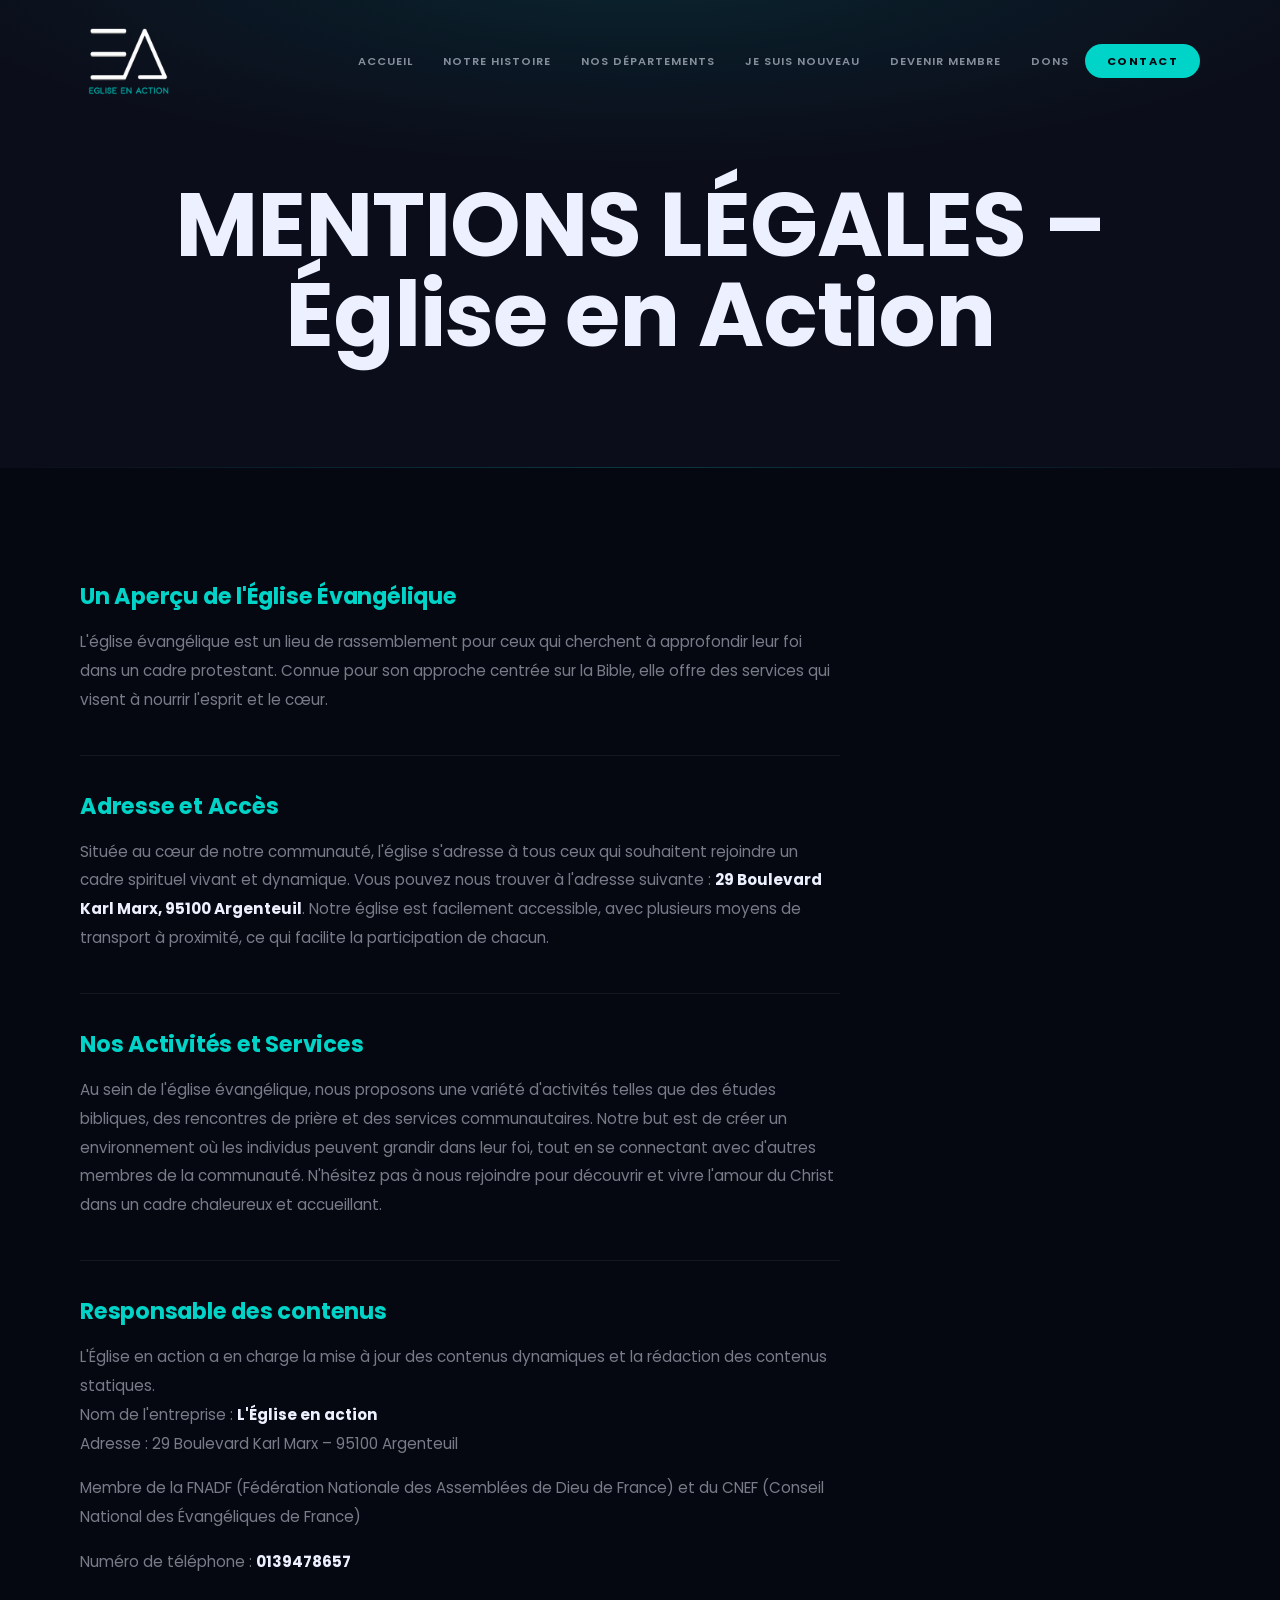
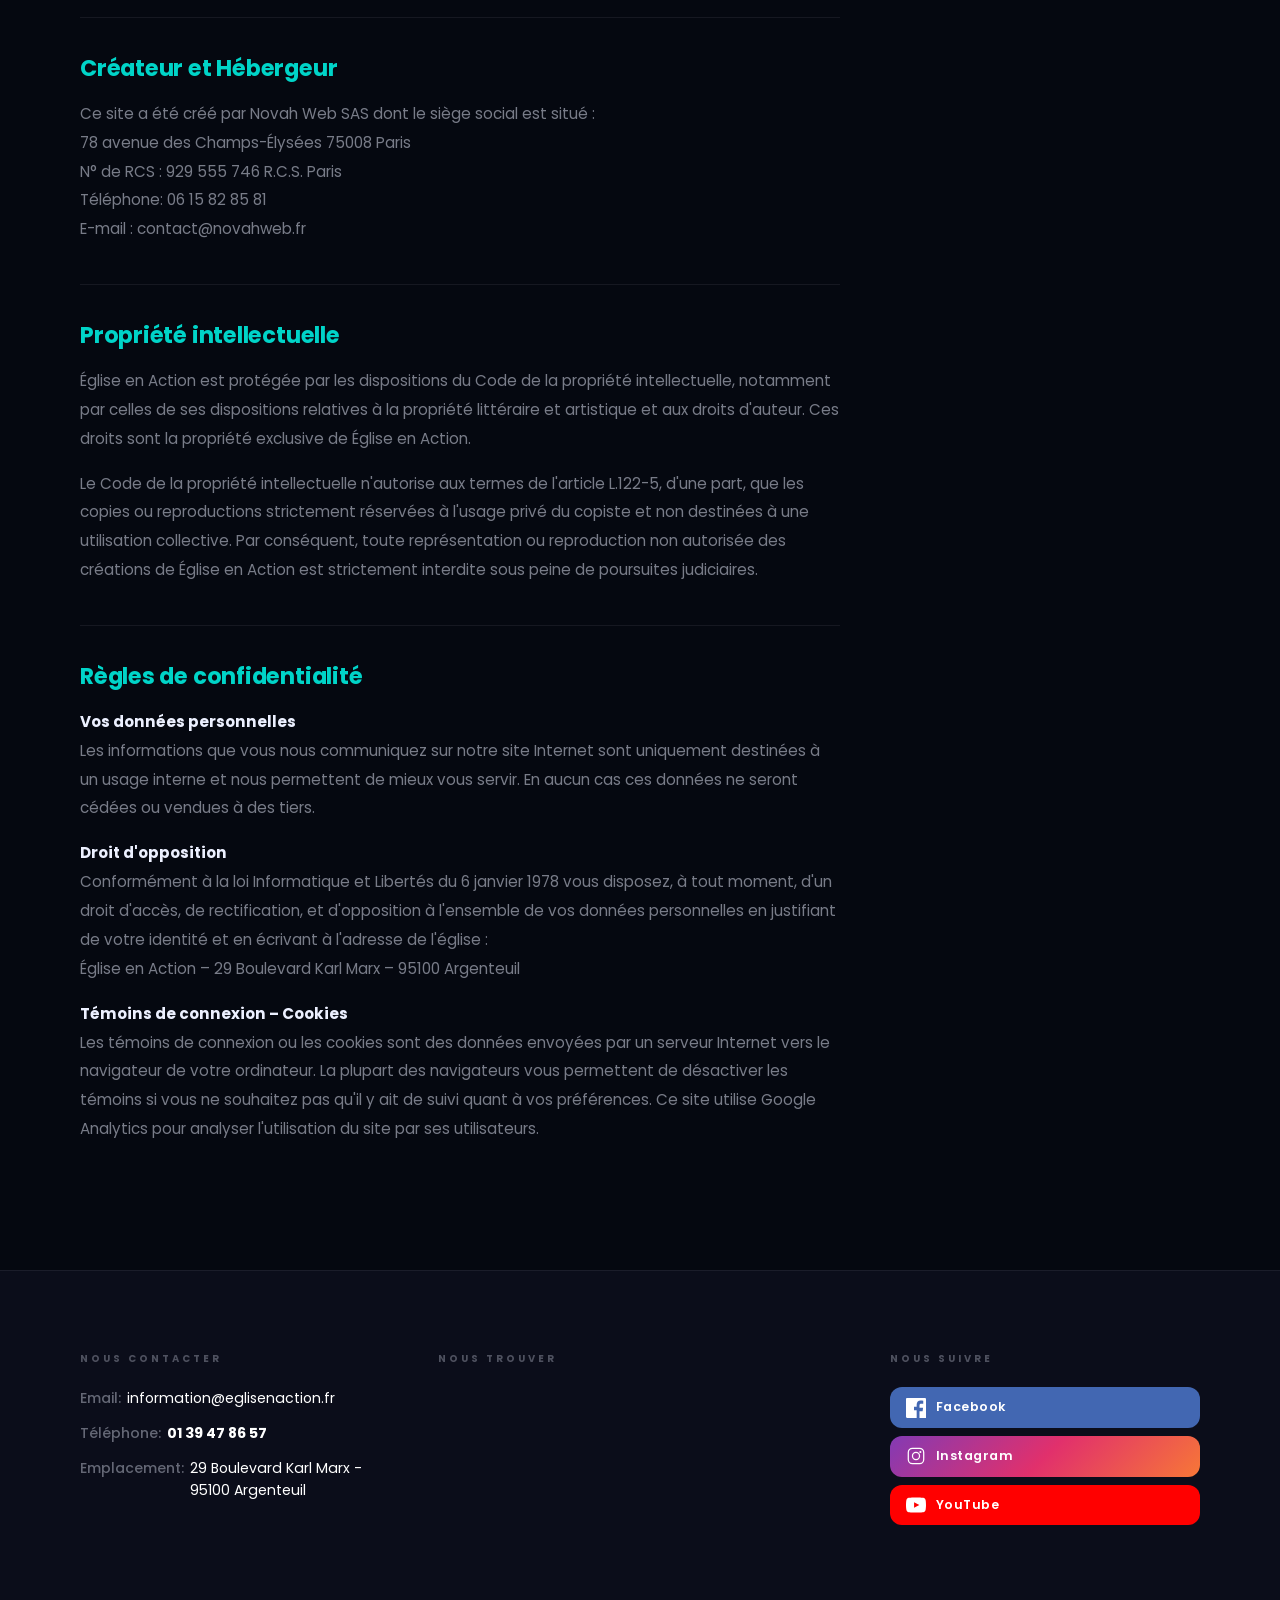
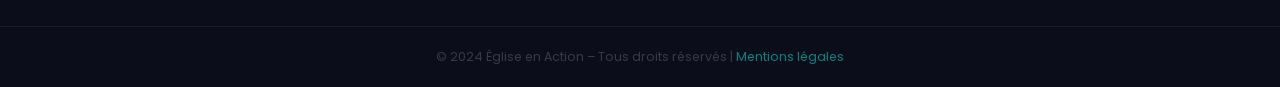
<file: mentions-legales.html>
<!DOCTYPE html>
<html lang="fr">
<head>
  <meta charset="UTF-8">
  <meta name="viewport" content="width=device-width, initial-scale=1.0">
  <title>Mentions légales – Église en Action</title>
  <link rel="stylesheet" href="style.css">
  <link rel="preconnect" href="https://fonts.googleapis.com">
  <link href="https://fonts.googleapis.com/css2?family=Poppins:wght@300;400;500;600;700;800;900&display=swap" rel="stylesheet">
</head>
<body>

  <header id="site-header"></header>

  <section class="page-hero">
    <div class="container">
      <h1><strong>MENTIONS LÉGALES</strong> – Église en Action</h1>
    </div>
  </section>

  <section class="section section-dark">
    <div class="container">
      <div class="legal-content">

        <h2>Un Aperçu de l'Église Évangélique</h2>
        <p>L'église évangélique est un lieu de rassemblement pour ceux qui cherchent à approfondir leur foi dans un cadre protestant. Connue pour son approche centrée sur la Bible, elle offre des services qui visent à nourrir l'esprit et le cœur.</p>

        <h2>Adresse et Accès</h2>
        <p>Située au cœur de notre communauté, l'église s'adresse à tous ceux qui souhaitent rejoindre un cadre spirituel vivant et dynamique. Vous pouvez nous trouver à l'adresse suivante : <strong>29 Boulevard Karl Marx, 95100 Argenteuil</strong>. Notre église est facilement accessible, avec plusieurs moyens de transport à proximité, ce qui facilite la participation de chacun.</p>

        <h2>Nos Activités et Services</h2>
        <p>Au sein de l'église évangélique, nous proposons une variété d'activités telles que des études bibliques, des rencontres de prière et des services communautaires. Notre but est de créer un environnement où les individus peuvent grandir dans leur foi, tout en se connectant avec d'autres membres de la communauté. N'hésitez pas à nous rejoindre pour découvrir et vivre l'amour du Christ dans un cadre chaleureux et accueillant.</p>

        <h2>Responsable des contenus</h2>
        <p>L'Église en action a en charge la mise à jour des contenus dynamiques et la rédaction des contenus statiques.<br>
        Nom de l'entreprise : <strong>L'Église en action</strong><br>
        Adresse : 29 Boulevard Karl Marx – 95100 Argenteuil</p>
        <p>Membre de la FNADF (Fédération Nationale des Assemblées de Dieu de France) et du CNEF (Conseil National des Évangéliques de France)</p>
        <p>Numéro de téléphone : <strong>0139478657</strong></p>

        <h2>Créateur et Hébergeur</h2>
        <p>Ce site a été créé par Novah Web SAS dont le siège social est situé :<br>
        78 avenue des Champs-Élysées 75008 Paris<br>
        N° de RCS : 929 555 746 R.C.S. Paris<br>
        Téléphone: 06 15 82 85 81<br>
        E-mail : contact@novahweb.fr</p>

        <h2>Propriété intellectuelle</h2>
        <p>Église en Action est protégée par les dispositions du Code de la propriété intellectuelle, notamment par celles de ses dispositions relatives à la propriété littéraire et artistique et aux droits d'auteur. Ces droits sont la propriété exclusive de Église en Action.</p>
        <p>Le Code de la propriété intellectuelle n'autorise aux termes de l'article L.122-5, d'une part, que les copies ou reproductions strictement réservées à l'usage privé du copiste et non destinées à une utilisation collective. Par conséquent, toute représentation ou reproduction non autorisée des créations de Église en Action est strictement interdite sous peine de poursuites judiciaires.</p>

        <h2>Règles de confidentialité</h2>
        <p><strong>Vos données personnelles</strong><br>
        Les informations que vous nous communiquez sur notre site Internet sont uniquement destinées à un usage interne et nous permettent de mieux vous servir. En aucun cas ces données ne seront cédées ou vendues à des tiers.</p>

        <p><strong>Droit d'opposition</strong><br>
        Conformément à la loi Informatique et Libertés du 6 janvier 1978 vous disposez, à tout moment, d'un droit d'accès, de rectification, et d'opposition à l'ensemble de vos données personnelles en justifiant de votre identité et en écrivant à l'adresse de l'église :<br>
        Église en Action – 29 Boulevard Karl Marx – 95100 Argenteuil</p>

        <p><strong>Témoins de connexion – Cookies</strong><br>
        Les témoins de connexion ou les cookies sont des données envoyées par un serveur Internet vers le navigateur de votre ordinateur. La plupart des navigateurs vous permettent de désactiver les témoins si vous ne souhaitez pas qu'il y ait de suivi quant à vos préférences. Ce site utilise Google Analytics pour analyser l'utilisation du site par ses utilisateurs.</p>

      </div>
    </div>
  </section>

  <footer id="site-footer"></footer>

  <script src="components.js"></script>
  <script src="script.js"></script>
</body>
</html>
</file>
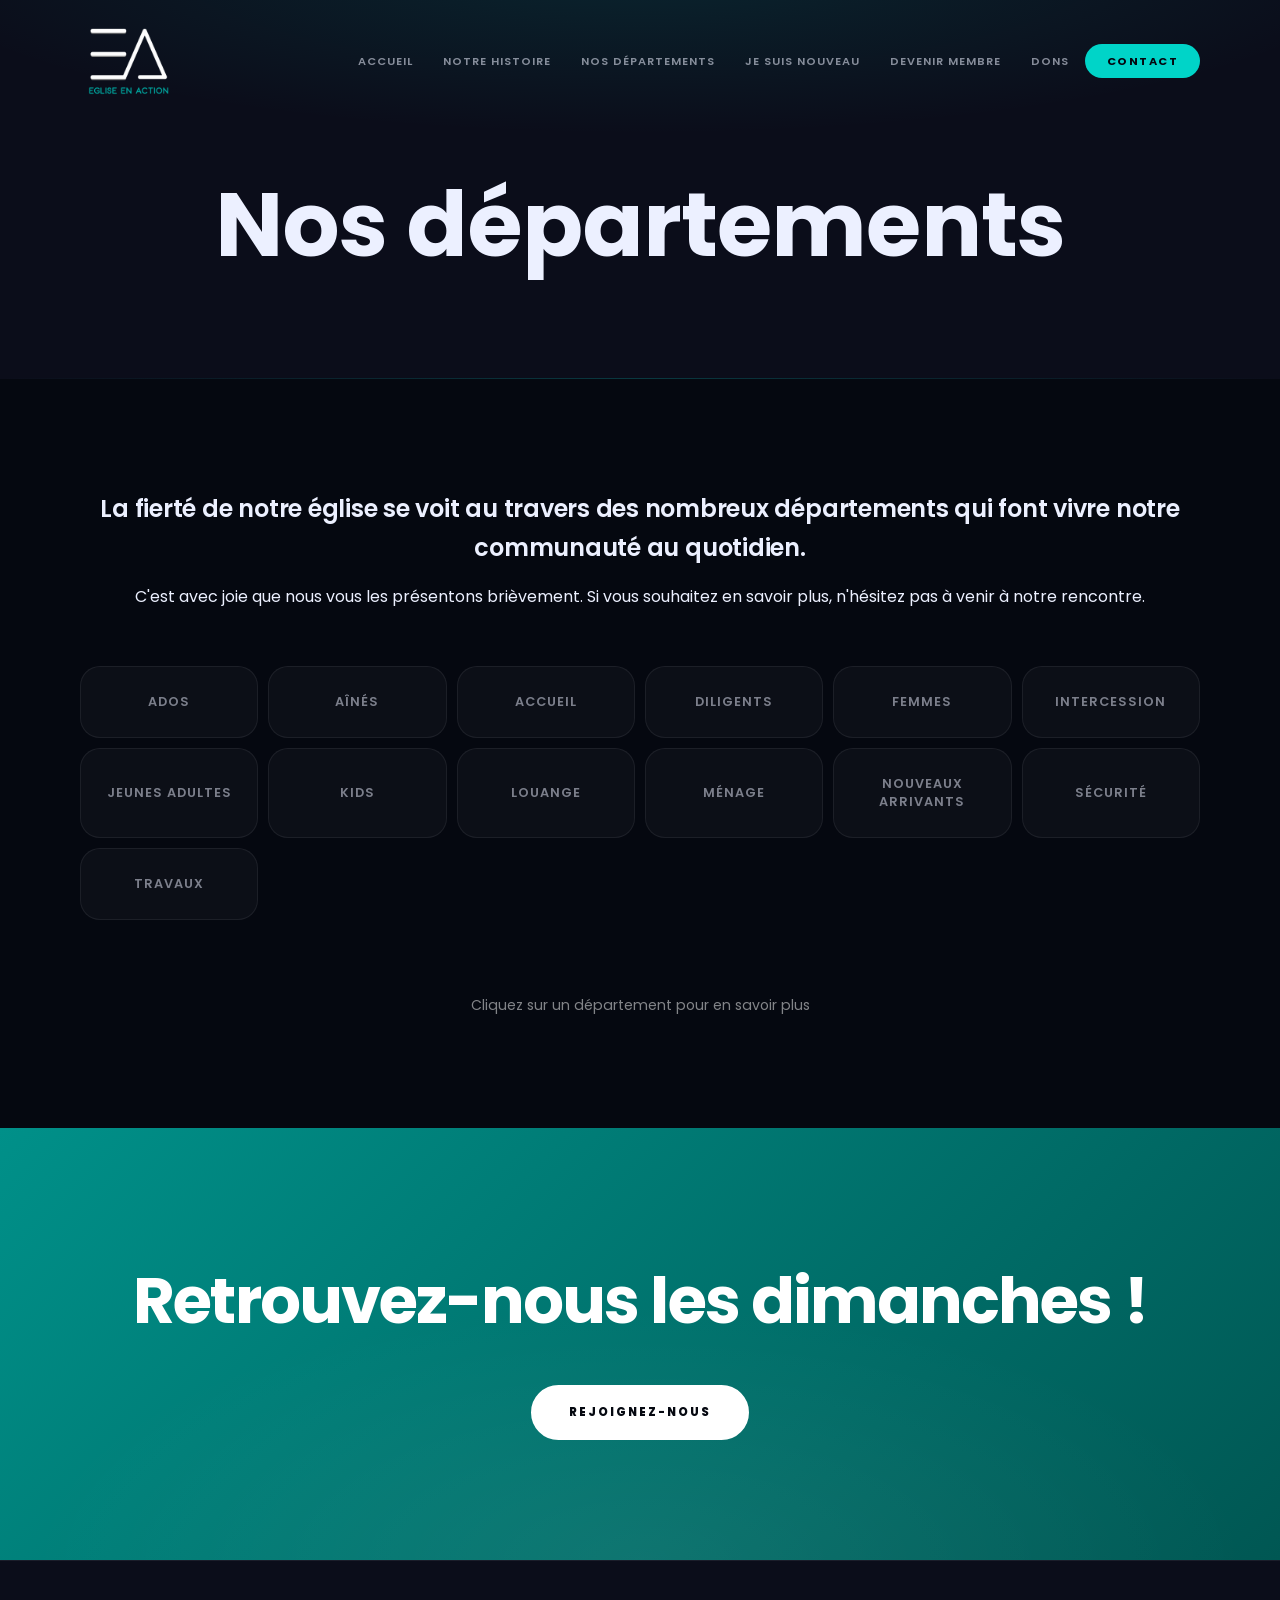
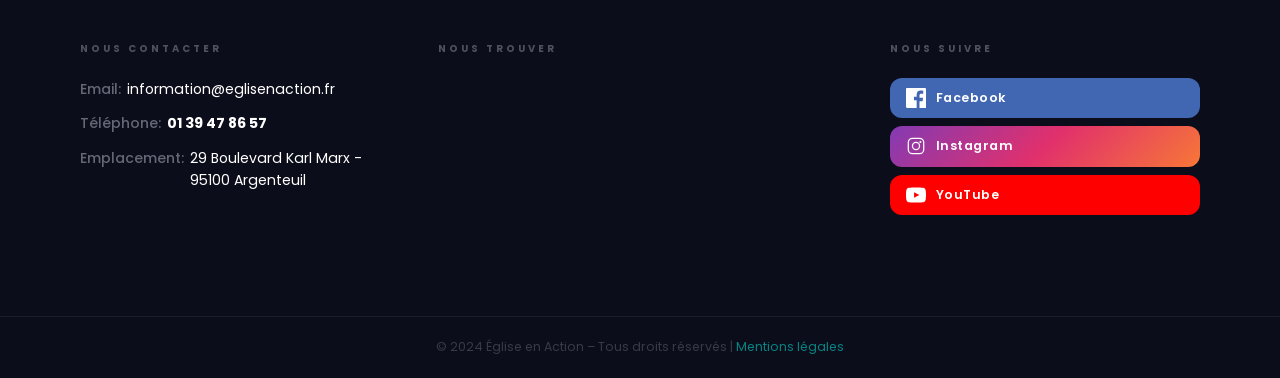
<file: nos-departements.html>
<!DOCTYPE html>
<html lang="fr">
<head>
  <meta charset="UTF-8">
  <meta name="viewport" content="width=device-width, initial-scale=1.0">
  <title>Nos Départements – Église en Action</title>
  <link rel="stylesheet" href="style.css">
  <link rel="preconnect" href="https://fonts.googleapis.com">
  <link href="https://fonts.googleapis.com/css2?family=Poppins:wght@300;400;500;600;700;800;900&display=swap" rel="stylesheet">
</head>
<body>

  <header id="site-header"></header>

  <section class="page-hero">
    <div class="container">
      <h1><strong>Nos</strong> départements</h1>
    </div>
  </section>

  <section class="section section-dark">
    <div class="container text-center">
      <h2>La fierté de notre église se voit au travers des nombreux départements qui font vivre notre communauté au quotidien.</h2>
      <p class="section-intro" style="margin-top:1rem;">C'est avec joie que nous vous les présentons brièvement. Si vous souhaitez en savoir plus, n'hésitez pas à venir à notre rencontre.</p>

      <div class="dept-grid">
        <button class="dept-btn" data-dept="ados"><span>Ados</span></button>
        <button class="dept-btn" data-dept="aines"><span>Aînés</span></button>
        <button class="dept-btn" data-dept="accueil"><span>Accueil</span></button>
        <button class="dept-btn" data-dept="diligents"><span>Diligents</span></button>
        <button class="dept-btn" data-dept="femmes"><span>Femmes</span></button>
        <button class="dept-btn" data-dept="intercession"><span>Intercession</span></button>
        <button class="dept-btn" data-dept="jeunes-adultes"><span>Jeunes Adultes</span></button>
        <button class="dept-btn" data-dept="kids"><span>Kids</span></button>
        <button class="dept-btn" data-dept="louange"><span>Louange</span></button>
        <button class="dept-btn" data-dept="menage"><span>Ménage</span></button>
        <button class="dept-btn" data-dept="nouveaux"><span>Nouveaux Arrivants</span></button>
        <button class="dept-btn" data-dept="securite"><span>Sécurité</span></button>
        <button class="dept-btn" data-dept="travaux"><span>Travaux</span></button>
      </div>

      <div id="dept-panel" class="dept-panel">
        <div class="dept-panel-arrow"></div>
        <button class="dept-panel-close">&times;</button>
        <h3 id="dept-panel-title" class="dept-panel-title"></h3>
        <blockquote id="dept-panel-verse" class="dept-panel-verse"></blockquote>
        <p id="dept-panel-text" class="dept-panel-text"></p>
      </div>

      <p style="color:rgba(255,255,255,0.5);font-size:0.88rem;margin-top:1rem;">Cliquez sur un département pour en savoir plus</p>
    </div>
  </section>

  <!-- CTA -->
  <section class="section-cta">
    <div class="container text-center">
      <h2>Retrouvez-nous les dimanches !</h2>
      <a href="inscription-en-ligne.html" class="btn btn-white">Rejoignez-nous</a>
    </div>
  </section>

  <footer id="site-footer"></footer>

  <script src="components.js"></script>
  <script src="script.js"></script>
</body>
</html>
</file>
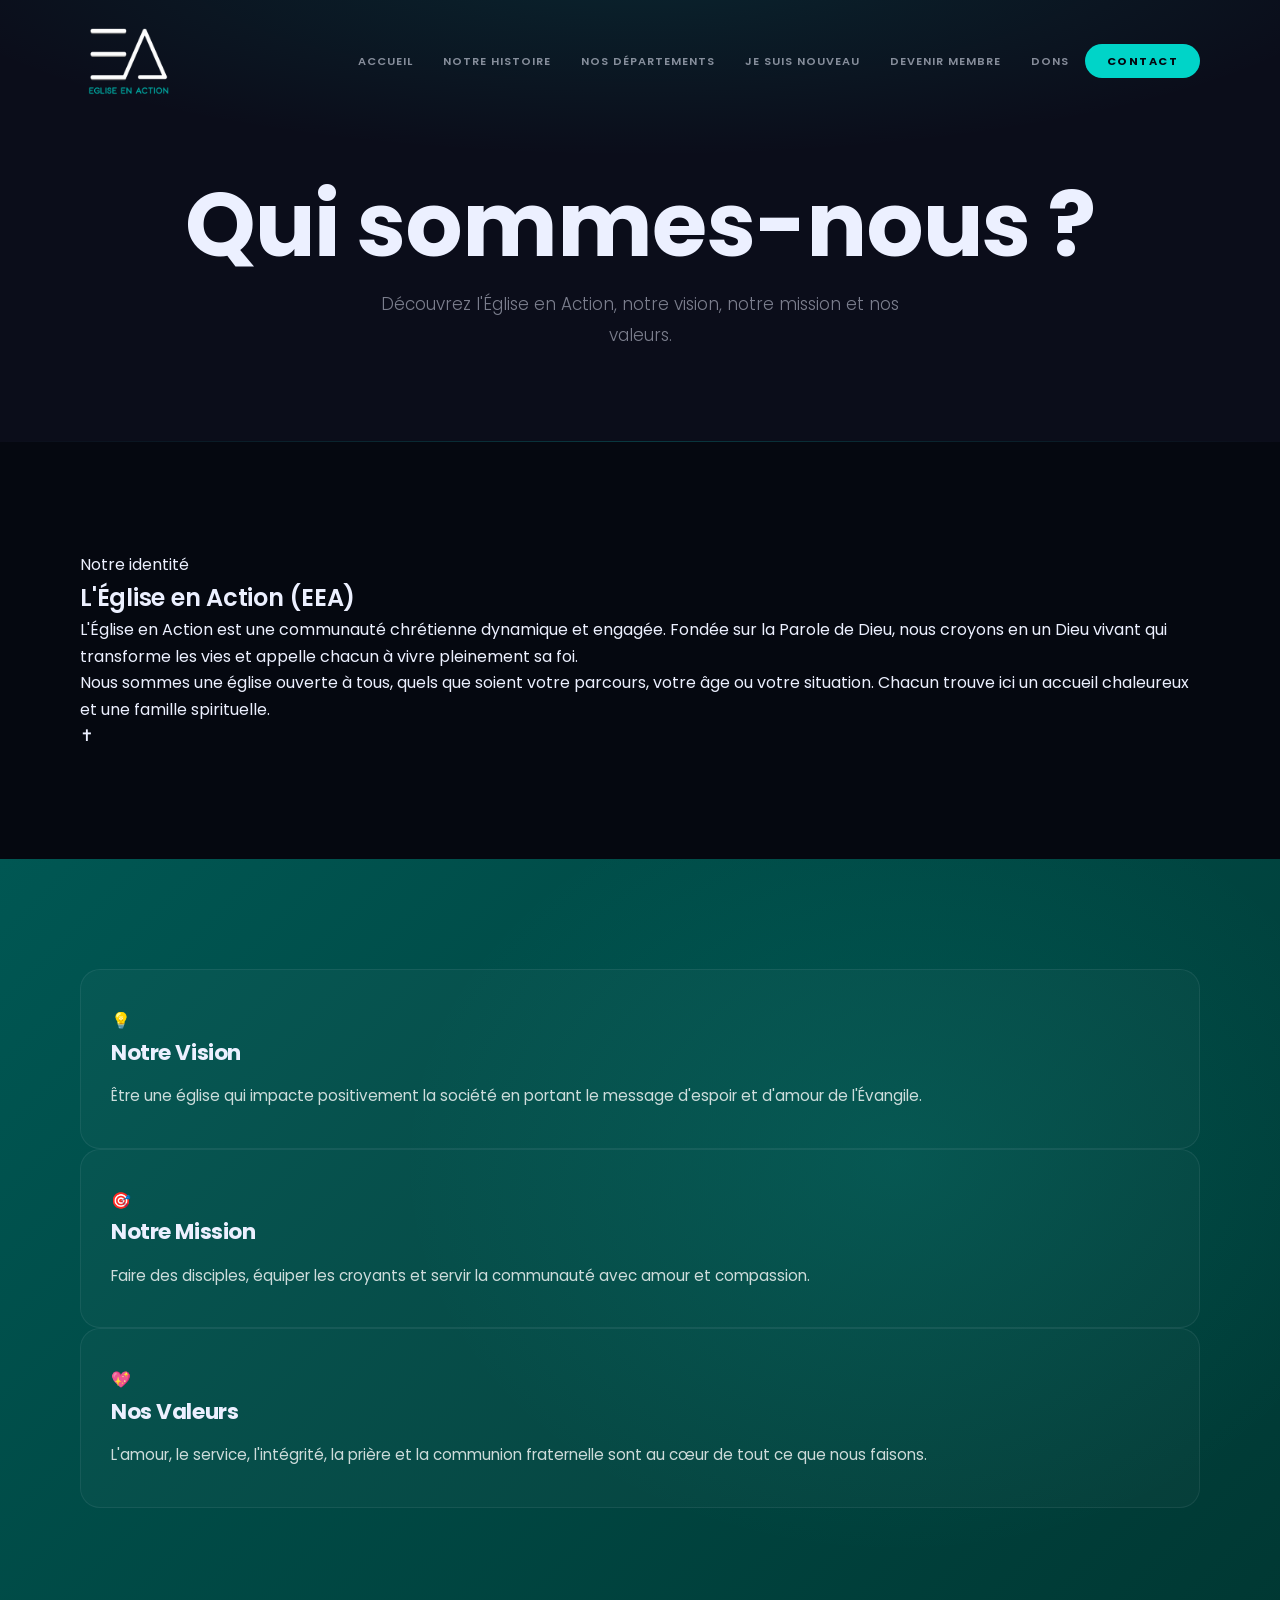
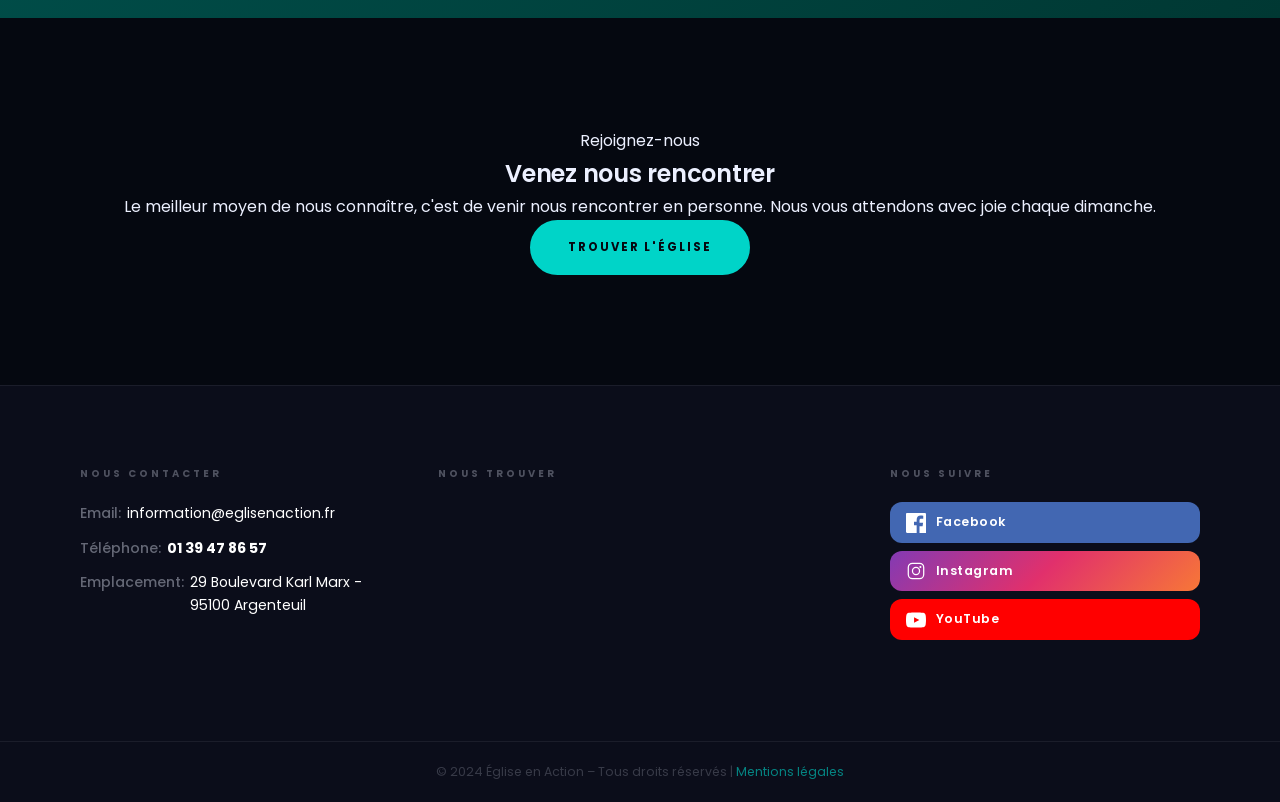
<file: qui-sommes-nous.html>
<!DOCTYPE html>
<html lang="fr">
<head>
  <meta charset="UTF-8">
  <meta name="viewport" content="width=device-width, initial-scale=1.0">
  <title>Qui sommes-nous ? – Église en Action</title>
  <link rel="stylesheet" href="style.css">
  <link rel="preconnect" href="https://fonts.googleapis.com">
  <link href="https://fonts.googleapis.com/css2?family=Poppins:wght@300;400;500;600;700;800;900&display=swap" rel="stylesheet">
</head>
<body>

  <header id="site-header"></header>

  <section class="page-hero">
    <div class="container">
      <h1>Qui sommes-nous ?</h1>
      <p>Découvrez l'Église en Action, notre vision, notre mission et nos valeurs.</p>
    </div>
  </section>

  <section class="section section-dark">
    <div class="container">
      <div class="section-grid">
        <div class="section-text">
          <span class="section-label">Notre identité</span>
          <h2>L'Église en Action (EEA)</h2>
          <p>L'Église en Action est une communauté chrétienne dynamique et engagée. Fondée sur la Parole de Dieu, nous croyons en un Dieu vivant qui transforme les vies et appelle chacun à vivre pleinement sa foi.</p>
          <p>Nous sommes une église ouverte à tous, quels que soient votre parcours, votre âge ou votre situation. Chacun trouve ici un accueil chaleureux et une famille spirituelle.</p>
        </div>
        <div class="section-image">
          <div class="image-placeholder"><span>&#10013;</span></div>
        </div>
      </div>
    </div>
  </section>

  <section class="section section-teal">
    <div class="container">
      <div class="section-grid" style="grid-template-columns: 1fr 1fr 1fr; gap: 32px;">
        <div class="card">
          <div class="card-icon">&#128161;</div>
          <h3>Notre Vision</h3>
          <p style="color:rgba(255,255,255,0.8);font-size:0.95rem;">Être une église qui impacte positivement la société en portant le message d'espoir et d'amour de l'Évangile.</p>
        </div>
        <div class="card">
          <div class="card-icon">&#127919;</div>
          <h3>Notre Mission</h3>
          <p style="color:rgba(255,255,255,0.8);font-size:0.95rem;">Faire des disciples, équiper les croyants et servir la communauté avec amour et compassion.</p>
        </div>
        <div class="card">
          <div class="card-icon">&#128150;</div>
          <h3>Nos Valeurs</h3>
          <p style="color:rgba(255,255,255,0.8);font-size:0.95rem;">L'amour, le service, l'intégrité, la prière et la communion fraternelle sont au cœur de tout ce que nous faisons.</p>
        </div>
      </div>
    </div>
  </section>

  <section class="section section-dark">
    <div class="container text-center">
      <span class="section-label">Rejoignez-nous</span>
      <h2>Venez nous rencontrer</h2>
      <p class="section-intro">Le meilleur moyen de nous connaître, c'est de venir nous rencontrer en personne. Nous vous attendons avec joie chaque dimanche.</p>
      <a href="contact.html" class="btn btn-primary">Trouver l'église</a>
    </div>
  </section>

  <footer id="site-footer"></footer>

  <script src="components.js"></script>
  <script src="script.js"></script>
</body>
</html>
</file>
<file: style.css>
/* ================================================
   ÉGLISE EN ACTION — DARK MODERN 2025
   ================================================ */

@import url('https://fonts.googleapis.com/css2?family=Poppins:wght@300;400;500;600;700;800;900&display=swap');

:root {
  /* Surface — deep navy-black like the logo */
  --ink:       #050810;
  --ink-2:     #0B0D1A;
  --ink-3:     #121425;
  --ink-4:     #191C30;
  --ink-5:     #20243A;

  /* Brand — matches the logo teal */
  --teal:      #00D4C8;
  --teal-mid:  #00B5AC;
  --teal-dark: #009089;
  --teal-deep: #005753;
  --teal-glow: rgba(0,212,200,0.12);
  --gold:      #F5BE40;

  /* Text */
  --white:     #ECF0FF;
  --muted:     rgba(236,240,255,0.5);
  --faint:     rgba(236,240,255,0.12);
  --border:    rgba(236,240,255,0.07);
  --border-hi: rgba(0,212,200,0.22);

  /* Font — Poppins for everything */
  --font-logo:  'Poppins', system-ui, sans-serif;
  --font-serif: 'Poppins', system-ui, sans-serif;
  --font-sans:  'Poppins', system-ui, sans-serif;

  /* Layout */
  --max-w:  1200px;
  --r-sm:   12px;
  --r-md:   20px;
  --r-lg:   32px;
  --r-xl:   999px;

  /* Motion */
  --ease:   cubic-bezier(0.4,0,0.2,1);
  --spring: cubic-bezier(0.34,1.56,0.64,1);
}

/* ================================================
   RESET & BASE
   ================================================ */

*, *::before, *::after { box-sizing: border-box; margin: 0; padding: 0; }
html { scroll-behavior: smooth; font-size: 16px; }

body {
  font-family: var(--font-sans);
  background: var(--ink);
  color: var(--white);
  line-height: 1.65;
  -webkit-font-smoothing: antialiased;
  overflow-x: hidden;
}

a { text-decoration: none; color: inherit; }
img { max-width: 100%; height: auto; display: block; }
ul { list-style: none; }

.container {
  max-width: var(--max-w);
  margin: 0 auto;
  padding: 0 40px;
}
.text-center { text-align: center; }

/* Reveal on scroll */
.reveal {
  opacity: 0;
  transform: translateY(32px);
  transition: opacity 0.8s var(--ease), transform 0.8s var(--ease);
}
.reveal.visible { opacity: 1; transform: none; }

/* ================================================
   TYPOGRAPHY
   ================================================ */

h2 {
  font-family: var(--font-serif);
  font-weight: 600;
  letter-spacing: -0.01em;
}

/* Label — logo style: Montserrat, uppercase, wide spacing, teal */
.label {
  display: inline-flex;
  align-items: center;
  gap: 10px;
  font-family: var(--font-logo);
  font-size: 0.68rem;
  font-weight: 700;
  letter-spacing: 4px;
  text-transform: uppercase;
  color: var(--teal);
}
.label::before {
  content: '';
  width: 24px;
  height: 2px;
  background: var(--teal);
  border-radius: 2px;
}

.section-title {
  font-family: var(--font-serif);
  font-weight: 700;
  font-size: clamp(2.2rem, 4.5vw, 3.6rem);
  line-height: 1.08;
  letter-spacing: -0.03em;
  margin-bottom: 1rem;
}

.section-subtitle {
  font-size: 1rem;
  color: var(--muted);
  max-width: 540px;
  margin: 0 auto 3.5rem;
  line-height: 1.85;
  font-weight: 300;
}

.gradient-text {
  background: linear-gradient(120deg, var(--teal) 0%, var(--gold) 100%);
  -webkit-background-clip: text;
  -webkit-text-fill-color: transparent;
  background-clip: text;
}

/* ================================================
   BUTTONS — Montserrat uppercase like the logo
   ================================================ */

.btn {
  display: inline-flex;
  align-items: center;
  gap: 8px;
  font-family: var(--font-logo);
  font-weight: 700;
  font-size: 0.72rem;
  letter-spacing: 2px;
  text-transform: uppercase;
  padding: 16px 36px;
  border-radius: var(--r-xl);
  border: 2px solid transparent;
  cursor: pointer;
  transition: all 0.35s var(--ease);
  white-space: nowrap;
}

.btn-primary {
  background: var(--teal);
  color: var(--ink);
  border-color: var(--teal);
}
.btn-primary:hover {
  background: var(--teal-mid);
  border-color: var(--teal-mid);
  transform: translateY(-2px);
  box-shadow: 0 8px 32px rgba(0,212,200,0.3);
}

.btn-outline {
  background: transparent;
  color: var(--white);
  border-color: rgba(236,240,255,0.25);
}
.btn-outline:hover {
  border-color: var(--teal);
  color: var(--teal);
  background: var(--teal-glow);
}

.btn-white {
  background: white;
  color: var(--ink);
  border-color: white;
  font-weight: 800;
}
.btn-white:hover {
  background: white;
  color: var(--ink);
  border-color: white;
  transform: translateY(-2px);
  box-shadow: 0 0 20px rgba(255,255,255,0.5), 0 0 40px rgba(255,255,255,0.2);
}

/* ================================================
   HEADER
   ================================================ */

.site-header {
  position: fixed;
  top: 0; left: 0; right: 0;
  z-index: 1000;
  transition: all 0.4s var(--ease);
}

.site-header.scrolled {
  background: rgba(5,8,16,0.92);
  backdrop-filter: blur(24px);
  -webkit-backdrop-filter: blur(24px);
  border-bottom: 1px solid var(--border);
}

.header-inner {
  max-width: var(--max-w);
  margin: 0 auto;
  padding: 0 40px;
  height: 120px;
  display: flex;
  align-items: center;
  justify-content: space-between;
  transition: height 0.4s var(--ease);
}
.site-header.scrolled .header-inner {
  height: 72px;
}

.logo {
  display: flex;
  align-items: center;
}
.logo a { display: flex; align-items: center; }

.logo img {
  width: auto;
  height: 100px;
  object-fit: contain;
  transition: height 0.4s var(--ease), transform 0.3s var(--ease);
}
.logo:hover img { transform: scale(1.04); }

/* Scrolled state: smaller */
.site-header.scrolled .logo img {
  height: 48px;
}

/* Remove text title — logo image is enough */
.site-title { display: none; }

.main-nav .nav-list {
  display: flex;
  align-items: center;
  gap: 2px;
}
.main-nav .nav-list li a {
  font-family: var(--font-logo);
  font-size: 0.7rem;
  font-weight: 600;
  letter-spacing: 1px;
  text-transform: uppercase;
  padding: 8px 14px;
  border-radius: var(--r-sm);
  color: rgba(236,240,255,0.55);
  transition: color 0.2s, background 0.2s;
}
.main-nav .nav-list li a:hover {
  color: var(--white);
  background: var(--faint);
}

.btn-nav {
  background: var(--teal) !important;
  color: var(--ink) !important;
  border-radius: var(--r-xl) !important;
  padding: 9px 22px !important;
  font-weight: 700 !important;
  letter-spacing: 1.5px !important;
}
.btn-nav:hover {
  background: var(--teal-mid) !important;
  box-shadow: 0 4px 20px rgba(0,212,200,0.3) !important;
}

.nav-toggle {
  display: none;
  background: none;
  border: 1px solid rgba(236,240,255,0.2);
  color: white;
  width: 40px;
  height: 40px;
  border-radius: var(--r-sm);
  cursor: pointer;
  font-size: 1.1rem;
  align-items: center;
  justify-content: center;
}

/* ================================================
   HERO SLIDER
   ================================================ */

.hero {
  position: relative;
  height: 100svh;
  min-height: 620px;
  overflow: hidden;
}

.hero-slide {
  position: absolute;
  inset: 0;
  background-size: cover;
  background-position: center;
  opacity: 0;
  transition: opacity 1.4s var(--ease);
}
.hero-slide.active { opacity: 1; }

.hero-slide::after {
  content: '';
  position: absolute;
  inset: 0;
  background: linear-gradient(
    170deg,
    rgba(5,8,16,0.15) 0%,
    rgba(5,8,16,0.5) 50%,
    rgba(5,8,16,0.88) 100%
  );
}

.hero-content {
  position: absolute;
  bottom: 0;
  left: 0;
  right: 0;
  z-index: 2;
  padding: 0 40px 100px;
  max-width: 960px;
}

.hero-label, .hero-tag {
  display: inline-flex;
  align-items: center;
  gap: 10px;
  font-family: var(--font-logo);
  font-size: 0.68rem;
  font-weight: 700;
  letter-spacing: 4px;
  text-transform: uppercase;
  color: var(--teal);
  margin-bottom: 24px;
}
.hero-tag::before {
  content: '';
  width: 28px;
  height: 2px;
  background: var(--teal);
  border-radius: 2px;
}

.hero-content h1 {
  font-family: var(--font-serif);
  font-size: clamp(4rem, 9vw, 8.5rem);
  font-weight: 700;
  line-height: 0.92;
  letter-spacing: -0.01em;
  color: white;
  margin-bottom: 28px;
  text-shadow: 0 4px 60px rgba(0,0,0,0.3);
}
.hero-content h1 em {
  font-style: italic;
  color: var(--teal);
}

.hero-content p {
  font-size: 1.05rem;
  color: rgba(255,255,255,0.65);
  margin-bottom: 36px;
  font-weight: 400;
  max-width: 440px;
  line-height: 1.8;
}

.hero-actions, .hero-buttons { display: flex; gap: 14px; flex-wrap: wrap; }

.hero-dots {
  position: absolute;
  bottom: 36px;
  right: 40px;
  z-index: 2;
  display: flex;
  gap: 8px;
}
.dot {
  width: 6px;
  height: 6px;
  border-radius: 50%;
  background: rgba(255,255,255,0.25);
  cursor: pointer;
  transition: all 0.35s var(--ease);
}
.dot.active {
  background: var(--teal);
  width: 28px;
  border-radius: var(--r-xl);
}

/* Scroll indicator */
.hero-scroll {
  position: absolute;
  bottom: 36px;
  left: 50%;
  transform: translateX(-50%);
  z-index: 2;
  display: flex;
  flex-direction: column;
  align-items: center;
  gap: 6px;
  font-family: var(--font-logo);
  color: rgba(255,255,255,0.3);
  font-size: 0.55rem;
  letter-spacing: 3px;
  text-transform: uppercase;
}
.scroll-line {
  width: 1px;
  height: 40px;
  background: linear-gradient(to bottom, var(--teal), transparent);
  animation: scrollPulse 2.2s ease-in-out infinite;
}
@keyframes scrollPulse {
  0%, 100% { opacity: 0.35; }
  50%      { opacity: 1; }
}

/* ================================================
   MARQUEE
   ================================================ */

.marquee-section {
  overflow: hidden;
  border-top: 1px solid var(--border);
  border-bottom: 1px solid var(--border);
  background: var(--ink-2);
}

.marquee-container {
  display: flex;
  overflow: hidden;
  height: 100px;
  align-items: center;
}

.marquee-wrapper {
  display: flex;
  width: max-content;
  animation: marqueeScroll 18s linear infinite;
}

.marquee-text {
  font-family: var(--font-logo);
  font-size: clamp(2.5rem, 5.5vw, 4rem);
  font-weight: 800;
  color: transparent;
  -webkit-text-stroke: 1px rgba(0,212,200,0.25);
  white-space: nowrap;
  padding-right: 80px;
  letter-spacing: 12px;
  text-transform: uppercase;
  transition: -webkit-text-stroke 0.3s;
}
.marquee-section:hover .marquee-text {
  -webkit-text-stroke-color: rgba(0,212,200,0.5);
}

@keyframes marqueeScroll {
  from { transform: translateX(0); }
  to   { transform: translateX(-50%); }
}

/* ================================================
   GENERIC SECTIONS
   ================================================ */

.section { padding: 110px 0; }
.section-dark { background: var(--ink); }
.section-alt  { background: var(--ink-2); }

.section-teal {
  background: linear-gradient(135deg, var(--teal-deep) 0%, #003833 100%);
  position: relative;
  overflow: hidden;
}
.section-teal::before {
  content: '';
  position: absolute;
  inset: 0;
  background: radial-gradient(ellipse 60% 80% at 70% 40%, rgba(0,212,200,0.1), transparent 65%);
  pointer-events: none;
}

.section-header { margin-bottom: 64px; }
.section-header .label { margin-bottom: 14px; }

/* ================================================
   STATS
   ================================================ */

.stats-section {
  padding: 0;
  background: var(--ink-2);
  border-top: 1px solid var(--border);
  border-bottom: 1px solid var(--border);
}

.stats-grid {
  display: grid;
  grid-template-columns: repeat(4, 1fr);
}

.stat-item {
  padding: 64px 36px;
  display: flex;
  flex-direction: column;
  align-items: center;
  text-align: center;
  gap: 10px;
  border-right: 1px solid var(--border);
  position: relative;
  transition: background 0.3s;
  cursor: default;
}
.stat-item:last-child { border-right: none; }
.stat-item::before {
  content: '';
  position: absolute;
  bottom: 0; left: 0; right: 0;
  height: 2px;
  background: linear-gradient(to right, transparent, var(--teal), transparent);
  opacity: 0;
  transition: opacity 0.35s;
}
.stat-item:hover { background: var(--ink-3); }
.stat-item:hover::before { opacity: 1; }

.stat-icon {
  width: 36px;
  height: 36px;
  color: var(--teal);
  opacity: 0.7;
  margin-bottom: 8px;
}
.stat-icon svg { width: 100%; height: 100%; }

.stat-number {
  font-family: var(--font-serif);
  font-size: clamp(3.5rem, 5vw, 5rem);
  font-weight: 900;
  color: var(--white);
  line-height: 1;
  letter-spacing: -0.05em;
}

.stat-label {
  font-family: var(--font-logo);
  font-size: 0.72rem;
  letter-spacing: 1px;
  color: var(--muted);
  max-width: 140px;
  line-height: 1.5;
  font-weight: 500;
  text-transform: uppercase;
}

/* ================================================
   VIDEOS
   ================================================ */

.videos-grid {
  display: grid;
  grid-template-columns: repeat(3, 1fr);
  gap: 20px;
  margin-top: 3.5rem;
}

.video-card {
  display: block;
  border-radius: var(--r-md);
  overflow: hidden;
  background: var(--ink-3);
  border: 1px solid var(--border);
  transition: all 0.4s var(--ease);
  position: relative;
}
.video-card::before {
  content: '';
  position: absolute;
  top: 0; left: 0; right: 0;
  height: 2px;
  background: linear-gradient(to right, var(--teal), var(--gold));
  transform: scaleX(0);
  transform-origin: left;
  transition: transform 0.4s var(--ease);
  z-index: 1;
}
.video-card:hover {
  transform: translateY(-8px);
  border-color: var(--border-hi);
  box-shadow: 0 24px 60px rgba(0,0,0,0.5);
}
.video-card:hover::before { transform: scaleX(1); }

.video-thumb {
  position: relative;
  aspect-ratio: 16/9;
  overflow: hidden;
  background: var(--ink-4);
}
.video-thumb img {
  width: 100%;
  height: 100%;
  object-fit: cover;
  transition: transform 0.7s var(--ease);
}
.video-card:hover .video-thumb img { transform: scale(1.06); }

.video-thumb-channel {
  background: var(--teal-deep);
  display: flex;
  align-items: center;
  justify-content: center;
  aspect-ratio: 16/9;
}
.video-thumb-channel img { width: 40%; height: 40%; object-fit: contain; opacity: 0.8; }

.video-play {
  position: absolute;
  inset: 0;
  display: flex;
  align-items: center;
  justify-content: center;
  background: rgba(5,8,16,0.2);
  transition: all 0.3s;
}
.video-play svg {
  width: 48px; height: 48px;
  filter: drop-shadow(0 2px 12px rgba(0,0,0,0.5));
  transition: transform 0.3s var(--spring);
}
.video-card:hover .video-play { background: rgba(0,212,200,0.25); }
.video-card:hover .video-play svg { transform: scale(1.15); }

.video-title {
  padding: 18px 20px;
  font-size: 0.88rem;
  font-weight: 600;
  color: rgba(236,240,255,0.8);
  line-height: 1.5;
}

/* ================================================
   CTA BAND
   ================================================ */

.section-cta {
  position: relative;
  padding: 120px 0;
  text-align: center;
  overflow: hidden;
  background: linear-gradient(135deg, var(--teal-dark) 0%, var(--teal-deep) 100%);
}
.section-cta::before {
  content: '';
  position: absolute;
  inset: 0;
  background: radial-gradient(ellipse 80% 100% at 50% 100%, rgba(255,255,255,0.06), transparent 60%);
}

.section-cta .container { position: relative; z-index: 1; }

.section-cta h2 {
  font-family: var(--font-serif);
  font-size: clamp(2.4rem, 5vw, 4rem);
  font-weight: 700;
  letter-spacing: -0.03em;
  margin-bottom: 2rem;
  color: white;
}

/* ================================================
   GLASS CARD
   ================================================ */

.glass-card {
  background: rgba(236,240,255,0.03);
  border: 1px solid var(--border);
  border-radius: var(--r-md);
  backdrop-filter: blur(10px);
  transition: all 0.4s var(--ease);
}
.glass-card:hover {
  background: rgba(236,240,255,0.05);
  border-color: var(--border-hi);
  transform: translateY(-4px);
  box-shadow: 0 20px 52px rgba(0,0,0,0.35);
}

/* ================================================
   PAGE HERO
   ================================================ */

.page-hero {
  padding: 180px 0 90px;
  position: relative;
  text-align: center;
  overflow: hidden;
}
.page-hero::before {
  content: '';
  position: absolute;
  inset: 0;
  background:
    radial-gradient(ellipse 90% 70% at 50% -10%, rgba(0,212,200,0.12) 0%, transparent 65%),
    var(--ink-2);
}
.page-hero::after {
  content: '';
  position: absolute;
  bottom: 0; left: 0; right: 0;
  height: 1px;
  background: linear-gradient(to right, transparent, var(--border-hi), transparent);
}
.page-hero > .container { position: relative; z-index: 1; }
.page-hero .label { margin-bottom: 20px; }

.page-hero h1 {
  font-family: var(--font-serif);
  font-size: clamp(3rem, 7vw, 6rem);
  font-weight: 700;
  letter-spacing: -0.01em;
  line-height: 1;
  margin-bottom: 1.2rem;
}

.page-hero p {
  font-size: 1.06rem;
  color: var(--muted);
  max-width: 560px;
  margin: 0 auto;
  font-weight: 300;
  line-height: 1.85;
}

.page-hero-line {
  width: 48px;
  height: 3px;
  background: linear-gradient(to right, var(--teal), var(--gold));
  margin: 28px auto 0;
  border-radius: var(--r-xl);
}

/* ================================================
   CHECKLIST
   ================================================ */

.checklist { display: flex; flex-direction: column; gap: 10px; }

.check-item {
  display: flex;
  align-items: flex-start;
  gap: 20px;
  padding: 26px 28px;
  border-radius: var(--r-md);
  background: rgba(236,240,255,0.025);
  border: 1px solid var(--border);
  transition: all 0.3s var(--ease);
}
.check-item:hover {
  background: var(--teal-glow);
  border-color: var(--border-hi);
  transform: translateX(4px);
}

.check-icon {
  flex-shrink: 0;
  width: 24px;
  height: 24px;
  color: var(--teal);
  margin-top: 3px;
}
.check-icon svg { width: 100%; height: 100%; }

.check-item h3 {
  font-family: var(--font-sans);
  font-weight: 700;
  font-size: 0.95rem;
  margin-bottom: 4px;
  color: var(--white);
}
.check-item p { color: var(--muted); font-size: 0.92rem; line-height: 1.75; }

/* ================================================
   CARDS
   ================================================ */

.cards-grid {
  display: grid;
  grid-template-columns: repeat(3, 1fr);
  gap: 20px;
  margin-top: 3rem;
}

.card {
  padding: 38px 30px;
  border-radius: var(--r-md);
  background: rgba(236,240,255,0.025);
  border: 1px solid var(--border);
  transition: all 0.4s var(--ease);
  position: relative;
  overflow: hidden;
}
.card::before {
  content: '';
  position: absolute;
  top: 0; left: 0; right: 0;
  height: 2px;
  background: linear-gradient(to right, var(--teal), var(--gold));
  transform: scaleX(0);
  transform-origin: left;
  transition: transform 0.4s var(--ease);
}
.card:hover {
  background: rgba(236,240,255,0.04);
  border-color: var(--border-hi);
  transform: translateY(-5px);
  box-shadow: 0 20px 50px rgba(0,0,0,0.3);
}
.card:hover::before { transform: scaleX(1); }

.card-num {
  font-family: var(--font-logo);
  font-size: 0.62rem;
  font-weight: 700;
  letter-spacing: 2px;
  color: var(--teal);
  text-transform: uppercase;
  margin-bottom: 14px;
}
.card h3 {
  font-family: var(--font-serif);
  font-weight: 700;
  font-size: 1.35rem;
  letter-spacing: -0.02em;
  margin-bottom: 12px;
}
.card p { color: var(--muted); font-size: 0.93rem; line-height: 1.8; }

/* ================================================
   DEPARTMENTS
   ================================================ */

.dept-grid {
  display: grid;
  grid-template-columns: repeat(auto-fill, minmax(160px, 1fr));
  gap: 10px;
  margin: 3.5rem 0;
}

.dept-btn {
  background: rgba(236,240,255,0.03);
  border: 1px solid var(--border);
  border-radius: var(--r-md);
  padding: 26px 16px;
  text-align: center;
  cursor: pointer;
  font-family: var(--font-logo);
  font-weight: 600;
  font-size: 0.8rem;
  letter-spacing: 1px;
  text-transform: uppercase;
  color: var(--muted);
  transition: all 0.3s var(--ease);
  position: relative;
  overflow: hidden;
}
.dept-btn::after {
  content: '';
  position: absolute;
  inset: 0;
  background: linear-gradient(135deg, var(--teal), var(--teal-dark));
  opacity: 0;
  transition: opacity 0.3s;
}
.dept-btn span { position: relative; z-index: 1; }
.dept-btn:hover {
  color: var(--ink);
  border-color: var(--teal);
  transform: translateY(-2px);
  box-shadow: 0 8px 28px rgba(0,212,200,0.2);
}
.dept-btn:hover::after { opacity: 1; }

/* Active button */
.dept-btn.active {
  color: var(--ink);
  border-color: var(--teal);
  box-shadow: 0 8px 28px rgba(0,212,200,0.2);
}
.dept-btn.active::after { opacity: 1; }

/* --- Panel below grid --- */
.dept-panel {
  max-height: 0;
  overflow: hidden;
  opacity: 0;
  margin-top: 0;
  transition: max-height 0.5s var(--ease), opacity 0.4s var(--ease), margin 0.5s var(--ease);
  position: relative;
  background: var(--ink-3);
  border: 1px solid transparent;
  border-radius: var(--r-lg);
  text-align: left;
}
.dept-panel.open {
  max-height: 600px;
  opacity: 1;
  margin-top: 20px;
  border-color: var(--border-hi);
  padding: 36px 36px 32px;
}

/* Top accent */
.dept-panel.open::before {
  content: '';
  position: absolute;
  top: 0; left: 0; right: 0;
  height: 3px;
  background: linear-gradient(to right, var(--teal), var(--teal-dark), transparent);
  border-radius: 3px 3px 0 0;
}

/* Arrow pointing up toward active button */
.dept-panel-arrow {
  position: absolute;
  top: -8px;
  left: 50%;
  transform: translateX(-50%);
  width: 16px;
  height: 16px;
  background: var(--ink-3);
  border-top: 1px solid var(--teal);
  border-left: 1px solid var(--teal);
  rotate: 45deg;
  display: none;
  transition: left 0.3s var(--ease);
}
.dept-panel.open .dept-panel-arrow { display: block; }

.dept-panel-title {
  font-family: var(--font-serif);
  font-size: 1.4rem;
  font-weight: 600;
  color: var(--white);
  margin-bottom: 20px;
}

.dept-panel-verse {
  background: rgba(0,212,200,0.06);
  border-left: 3px solid var(--teal);
  padding: 14px 20px;
  border-radius: 0 var(--r-sm) var(--r-sm) 0;
  margin-bottom: 20px;
  font-style: italic;
  color: rgba(236,240,255,0.65);
  font-size: 0.9rem;
  line-height: 1.75;
}

.dept-panel-text {
  color: var(--muted);
  line-height: 1.85;
  font-size: 0.95rem;
}

.dept-panel-close {
  position: absolute;
  top: 16px; right: 16px;
  background: rgba(236,240,255,0.05);
  border: 1px solid var(--border);
  border-radius: 50%;
  width: 34px;
  height: 34px;
  display: flex;
  align-items: center;
  justify-content: center;
  cursor: pointer;
  color: var(--muted);
  font-size: 1rem;
  transition: all 0.2s;
}
.dept-panel-close:hover { background: rgba(236,240,255,0.12); color: var(--white); }

/* ================================================
   PASTORS
   ================================================ */

.pastors-grid {
  display: grid;
  grid-template-columns: repeat(4, 1fr);
  gap: 20px;
  margin-top: 3rem;
}

.pastor-card {
  text-align: center;
  padding: 28px 20px 32px;
  border-radius: var(--r-md);
  background: rgba(236,240,255,0.025);
  border: 1px solid var(--border);
  transition: all 0.4s var(--ease);
  position: relative;
  overflow: hidden;
}
.pastor-card::before {
  content: '';
  position: absolute;
  top: 0; left: 0; right: 0;
  height: 2px;
  background: linear-gradient(to right, transparent, var(--teal), transparent);
  opacity: 0;
  transition: opacity 0.4s;
}
.pastor-card:hover {
  background: rgba(236,240,255,0.04);
  border-color: var(--border-hi);
  transform: translateY(-5px);
  box-shadow: 0 20px 50px rgba(0,0,0,0.3);
}
.pastor-card:hover::before { opacity: 1; }

.pastor-card img {
  width: 110px;
  height: 140px;
  object-fit: cover;
  object-position: top;
  border-radius: var(--r-sm);
  margin: 0 auto 20px;
  filter: grayscale(25%);
  transition: filter 0.4s, transform 0.4s;
}
.pastor-card:hover img { filter: grayscale(0); transform: scale(1.03); }

.pastor-card h3 {
  font-family: var(--font-serif);
  font-weight: 700;
  font-size: 1.05rem;
  letter-spacing: -0.01em;
  margin-bottom: 4px;
}
.pastor-card p {
  font-family: var(--font-logo);
  font-size: 0.7rem;
  font-weight: 600;
  letter-spacing: 1.5px;
  text-transform: uppercase;
  color: var(--teal);
  font-style: normal;
}

.pastor-social {
  display: flex;
  justify-content: center;
  gap: 8px;
  margin-top: 14px;
}
.pastor-social a {
  font-family: var(--font-logo);
  font-size: 0.6rem;
  letter-spacing: 1px;
  text-transform: uppercase;
  color: var(--muted);
  padding: 4px 10px;
  border: 1px solid var(--border);
  border-radius: var(--r-xl);
  transition: all 0.2s;
}
.pastor-social a:hover { color: var(--teal); border-color: var(--teal); }

/* ================================================
   VALUES
   ================================================ */

.values-grid {
  display: grid;
  grid-template-columns: repeat(7, 1fr);
  gap: 8px;
  margin-top: 3rem;
}

.value-item {
  background: rgba(236,240,255,0.025);
  border: 1px solid var(--border);
  border-radius: var(--r-md);
  padding: 30px 10px;
  text-align: center;
  display: flex;
  flex-direction: column;
  align-items: center;
  gap: 12px;
  transition: all 0.3s var(--ease);
}
.value-item:hover {
  background: var(--teal-glow);
  border-color: var(--border-hi);
  transform: translateY(-3px);
}
.value-item svg { width: 18px; height: 18px; fill: var(--teal); }
.value-item span {
  font-family: var(--font-logo);
  font-size: 0.58rem;
  font-weight: 700;
  letter-spacing: 2px;
  text-transform: uppercase;
  color: rgba(236,240,255,0.6);
}

/* ================================================
   CONFESSION DE FOI
   ================================================ */

.faith-grid {
  display: grid;
  grid-template-columns: repeat(2, 1fr);
  gap: 14px;
  margin-top: 3rem;
}

.faith-item {
  padding: 28px 30px;
  border-radius: var(--r-md);
  background: rgba(236,240,255,0.025);
  border: 1px solid var(--border);
  position: relative;
  overflow: hidden;
  transition: all 0.3s var(--ease);
}
.faith-item::before {
  content: '';
  position: absolute;
  left: 0; top: 0; bottom: 0;
  width: 3px;
  background: linear-gradient(to bottom, var(--teal), transparent);
  border-radius: 0 2px 2px 0;
}
.faith-item:hover {
  background: rgba(236,240,255,0.04);
  border-color: var(--border-hi);
}

.faith-num {
  font-family: var(--font-logo);
  font-size: 0.6rem;
  font-weight: 700;
  letter-spacing: 2px;
  color: var(--teal);
  text-transform: uppercase;
  margin-bottom: 8px;
}
.faith-item h3 {
  font-family: var(--font-serif);
  font-weight: 700;
  font-size: 1.1rem;
  margin-bottom: 10px;
  letter-spacing: -0.01em;
}
.faith-item p { color: var(--muted); font-size: 0.9rem; line-height: 1.8; }

/* ================================================
   AFFILIATIONS
   ================================================ */

.affil-grid {
  display: grid;
  grid-template-columns: repeat(3, 1fr);
  gap: 14px;
  margin-top: 3rem;
}

.affil-item {
  padding: 30px 22px;
  border-radius: var(--r-md);
  background: rgba(0,212,200,0.05);
  border: 1px solid rgba(0,212,200,0.15);
  text-align: center;
  transition: all 0.3s var(--ease);
}
.affil-item:hover {
  background: rgba(0,212,200,0.1);
  border-color: rgba(0,212,200,0.3);
}
.affil-item h3 {
  font-family: var(--font-sans);
  font-weight: 500;
  font-size: 0.9rem;
  line-height: 1.65;
  color: rgba(236,240,255,0.85);
}

/* ================================================
   CONTACT
   ================================================ */

.contact-layout {
  display: grid;
  grid-template-columns: 1fr 1.7fr;
  gap: 70px;
  align-items: start;
}

.contact-info-block { margin-bottom: 30px; }
.contact-info-block h3 {
  font-family: var(--font-logo);
  font-size: 0.62rem;
  font-weight: 700;
  letter-spacing: 3px;
  text-transform: uppercase;
  color: var(--teal);
  margin-bottom: 8px;
}
.contact-info-block p { color: var(--muted); font-size: 0.95rem; line-height: 1.75; }
.contact-info-block a { color: rgba(236,240,255,0.8); transition: color 0.2s; }
.contact-info-block a:hover { color: var(--teal); }

.contact-form-box {
  background: rgba(236,240,255,0.025);
  border: 1px solid var(--border);
  border-radius: var(--r-lg);
  padding: 52px;
}

/* FORM */
.form-row { display: grid; grid-template-columns: 1fr 1fr; gap: 16px; }
.form-group { margin-bottom: 18px; }

.form-group label {
  display: block;
  font-family: var(--font-logo);
  font-size: 0.68rem;
  font-weight: 700;
  letter-spacing: 1px;
  margin-bottom: 8px;
  color: var(--muted);
  text-transform: uppercase;
}

.form-group input,
.form-group textarea,
.form-group select {
  width: 100%;
  padding: 14px 18px;
  background: rgba(236,240,255,0.04);
  border: 1px solid rgba(236,240,255,0.09);
  border-radius: var(--r-sm);
  color: var(--white);
  font-family: var(--font-sans);
  font-size: 0.95rem;
  transition: all 0.2s;
}
.form-group input:focus,
.form-group textarea:focus {
  outline: none;
  border-color: var(--teal);
  background: var(--teal-glow);
  box-shadow: 0 0 0 3px rgba(0,212,200,0.1);
}
.form-group textarea { min-height: 140px; resize: vertical; }
.form-group input::placeholder,
.form-group textarea::placeholder { color: rgba(236,240,255,0.2); }
.form-group select option { background: var(--ink-3); }

/* FAQ */
.faq { margin-top: 4rem; }
.faq-item { border-bottom: 1px solid var(--border); }

.faq-question {
  display: flex;
  justify-content: space-between;
  align-items: center;
  padding: 22px 0;
  cursor: pointer;
  font-weight: 600;
  font-size: 0.95rem;
  color: rgba(236,240,255,0.75);
  transition: color 0.2s;
  gap: 16px;
}
.faq-question:hover { color: var(--white); }

.faq-question .faq-icon {
  width: 28px;
  height: 28px;
  flex-shrink: 0;
  border-radius: 50%;
  border: 1px solid var(--border);
  display: flex;
  align-items: center;
  justify-content: center;
  font-size: 1.1rem;
  line-height: 1;
  color: var(--teal);
  transition: all 0.3s var(--ease);
}
.faq-item.open .faq-question .faq-icon {
  background: var(--teal);
  color: var(--ink);
  border-color: var(--teal);
  transform: rotate(45deg);
}

.faq-answer {
  display: none;
  padding: 0 0 22px;
  color: var(--muted);
  font-size: 0.95rem;
  line-height: 1.85;
}
.faq-item.open .faq-answer { display: block; }

/* SOCIAL BUTTONS */
.social-links { display: flex; flex-direction: column; gap: 8px; }

.social-btn {
  display: flex;
  align-items: center;
  gap: 10px;
  padding: 10px 16px;
  border-radius: var(--r-sm);
  font-family: var(--font-logo);
  font-size: 0.78rem;
  font-weight: 600;
  letter-spacing: 0.5px;
  color: white;
  transition: opacity 0.2s, transform 0.2s;
}
.social-btn:hover { opacity: 0.85; transform: translateX(3px); }
.facebook  { background: #4267B2; }
.instagram { background: linear-gradient(135deg, #833AB4, #E1306C, #F77737); }
.youtube   { background: #FF0000; }

/* ================================================
   INSCRIPTION
   ================================================ */

.services-grid {
  display: grid;
  grid-template-columns: repeat(3, 1fr);
  gap: 24px;
  margin-top: 3rem;
}

.service-card {
  padding: 52px 28px;
  border-radius: var(--r-lg);
  background: rgba(0,212,200,0.04);
  border: 1px solid rgba(0,212,200,0.15);
  text-align: center;
  position: relative;
  overflow: hidden;
  transition: all 0.4s var(--ease);
}
.service-card::before {
  content: '';
  position: absolute;
  top: 0; left: 0; right: 0;
  height: 2px;
  background: linear-gradient(to right, var(--teal), var(--gold));
}
.service-card:hover {
  background: rgba(0,212,200,0.08);
  border-color: rgba(0,212,200,0.35);
  transform: translateY(-5px);
  box-shadow: 0 20px 60px rgba(0,212,200,0.1);
}

.service-num {
  font-family: var(--font-logo);
  font-size: 0.65rem;
  font-weight: 700;
  letter-spacing: 2px;
  color: var(--teal);
  text-transform: uppercase;
  margin-bottom: 14px;
}
.service-card h3 {
  font-family: var(--font-serif);
  font-weight: 700;
  font-size: 1.5rem;
  letter-spacing: -0.02em;
  margin-bottom: 28px;
}

/* ================================================
   DON
   ================================================ */

.donation-hero {
  text-align: center;
  padding: 64px 36px;
  background: rgba(0,212,200,0.04);
  border: 1px solid rgba(0,212,200,0.14);
  border-radius: var(--r-lg);
  max-width: 560px;
  margin: 0 auto;
}

/* ================================================
   LEGAL
   ================================================ */

.legal-content { max-width: 760px; }
.legal-content h2 {
  font-family: var(--font-serif);
  font-weight: 700;
  font-size: 1.4rem;
  color: var(--teal);
  margin: 2.5rem 0 0.8rem;
  padding-top: 2rem;
  border-top: 1px solid var(--border);
  letter-spacing: -0.01em;
}
.legal-content h2:first-child { border-top: none; padding-top: 0; margin-top: 0; }
.legal-content p { color: var(--muted); font-size: 0.95rem; line-height: 1.9; margin-bottom: 1rem; }
.legal-content strong { color: var(--white); }

/* ================================================
   FOOTER
   ================================================ */

.site-footer { background: var(--ink-2); }

.footer-top {
  padding: 80px 0;
  border-top: 1px solid var(--border);
}

.footer-grid {
  display: grid;
  grid-template-columns: 1fr 1.3fr 1fr;
  gap: 48px;
  align-items: stretch;
}

.footer-col h4 {
  font-family: var(--font-logo);
  font-size: 0.62rem;
  font-weight: 700;
  letter-spacing: 3px;
  text-transform: uppercase;
  color: rgba(236,240,255,0.3);
  margin-bottom: 20px;
}

.footer-contact-list {
  list-style: none;
  padding: 0;
  margin: 0;
}
.footer-contact-list li {
  display: flex;
  color: white;
  font-size: 0.88rem;
  line-height: 1.6;
  margin-bottom: 12px;
}
.footer-contact-list a,
.footer-contact-list a:visited {
  color: white;
  transition: color 0.2s;
}
.footer-contact-list a:hover { color: var(--teal); }
.footer-label {
  color: rgba(236,240,255,0.4);
  font-weight: 500;
  white-space: nowrap;
  margin-right: 0.4em;
}

.footer-col .footer-map {
  width: 100%;
  height: 100%;
  border-radius: 10px;
  border: 0;
  filter: grayscale(0.3) brightness(0.85);
}

.footer-bottom {
  padding: 20px 0;
  border-top: 1px solid var(--border);
  text-align: center;
}
.footer-bottom p { font-size: 0.78rem; color: rgba(236,240,255,0.2); }
.footer-bottom a { color: rgba(0,212,200,0.6); transition: color 0.2s; }
.footer-bottom a:hover { color: var(--teal); }

/* ================================================
   RESPONSIVE
   ================================================ */

@media (max-width: 1024px) {
  .values-grid  { grid-template-columns: repeat(4, 1fr); }
  .pastors-grid { grid-template-columns: repeat(2, 1fr); }
  .footer-grid  { grid-template-columns: 1fr 1fr; gap: 40px; }
  .footer-col .footer-map { aspect-ratio: 16 / 9; }
  .footer-col:last-child { grid-column: 1 / -1; }
  .stats-grid   { grid-template-columns: repeat(2, 1fr); }
  .stat-item    { border-bottom: 1px solid var(--border); }
  .stat-item:nth-child(even) { border-right: none; }
}

@media (max-width: 900px) {
  .container { padding: 0 28px; }
  .header-inner { padding: 0 28px; }
  .contact-layout { grid-template-columns: 1fr; gap: 48px; }
  .cards-grid, .services-grid { grid-template-columns: 1fr 1fr; }
  .faith-grid  { grid-template-columns: 1fr; }
  .affil-grid  { grid-template-columns: 1fr; }
  .videos-grid { grid-template-columns: 1fr 1fr; }

  .main-nav .nav-list {
    display: none;
    position: absolute;
    top: 80px; left: 0; right: 0;
    background: rgba(5,8,16,0.97);
    backdrop-filter: blur(24px);
    flex-direction: column;
    padding: 16px 24px 24px;
    gap: 4px;
    border-bottom: 1px solid var(--border);
  }
  .main-nav .nav-list.open { display: flex; }
  .main-nav .nav-list li a { display: block; padding: 12px 16px; font-size: 0.85rem; }
  .nav-toggle { display: flex; }
  .hero-scroll { display: none; }
}

@media (max-width: 640px) {
  .container { padding: 0 20px; }
  .hero-content { padding: 0 20px 80px; }
  .hero-dots { right: 20px; bottom: 20px; }
  .cards-grid, .services-grid { grid-template-columns: 1fr; }
  .stats-grid { grid-template-columns: 1fr 1fr; }
  .footer-grid { grid-template-columns: 1fr; gap: 40px; }
  .videos-grid { grid-template-columns: 1fr; }
  .values-grid { grid-template-columns: repeat(3, 1fr); }
  .pastors-grid { grid-template-columns: 1fr 1fr; }
  .form-row { grid-template-columns: 1fr; }
  .section { padding: 72px 0; }
  .contact-form-box { padding: 28px; }
  .stat-item { padding: 44px 20px; }
  .logo img { height: 72px; }
}
</file>
